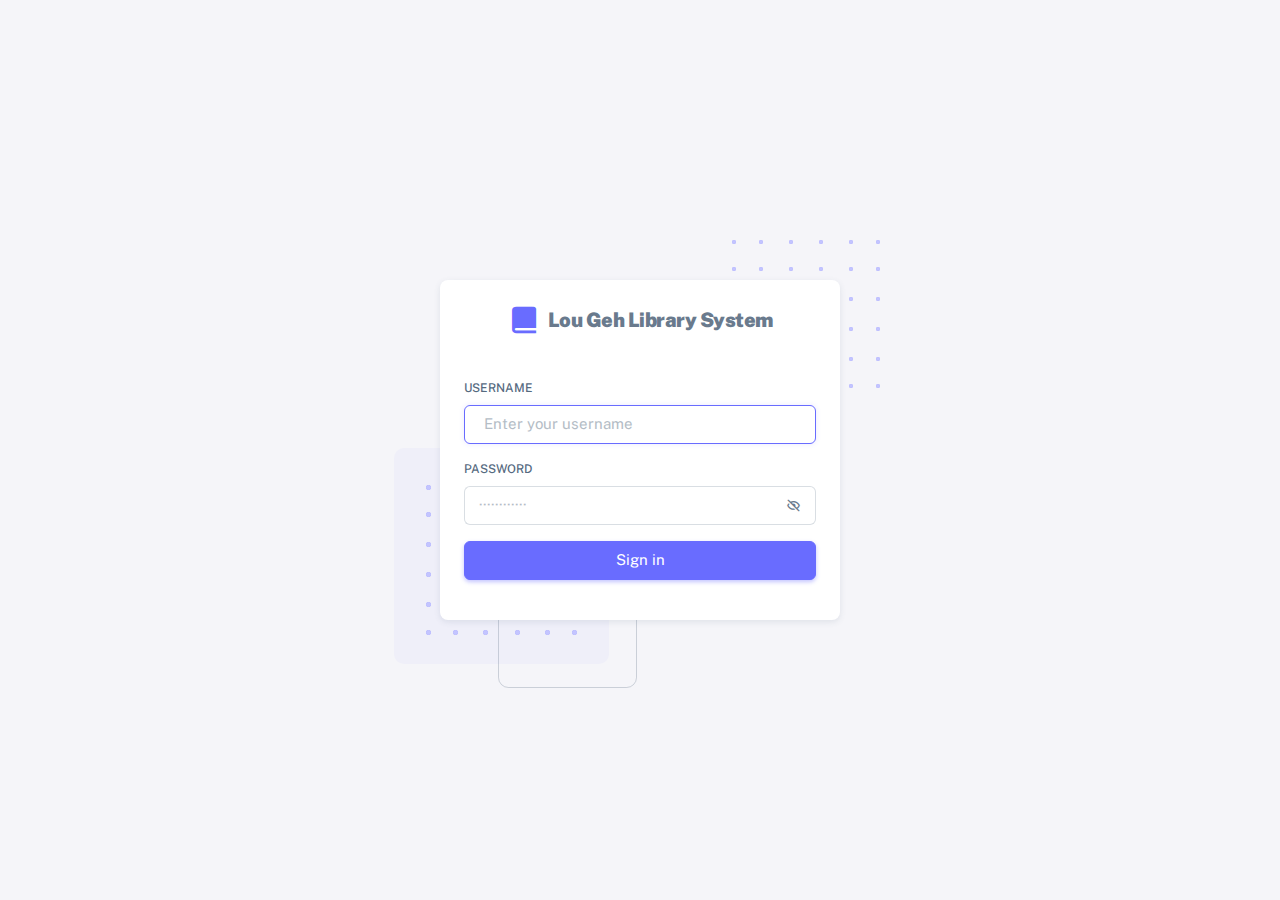
<file: index.html>
<!DOCTYPE html>

<html lang="en" class="light-style customizer-hide" dir="ltr" data-theme="theme-default" data-assets-path="assets/"
  data-template="vertical-menu-template-free">

<head>
  <meta charset="utf-8" />
  <meta name="viewport"
    content="width=device-width, initial-scale=1.0, user-scalable=no, minimum-scale=1.0, maximum-scale=1.0" />

  <title>Lou Geh Library System</title>

  <meta name="description" content="" />

  <!-- Favicon -->
  <link rel="icon" type="image/x-icon" href="assets/img/favicon/favicon.ico" />

  <!-- Fonts -->
  <link rel="preconnect" href="https://fonts.googleapis.com" />
  <link rel="preconnect" href="https://fonts.gstatic.com" crossorigin />
  <link
    href="https://fonts.googleapis.com/css2?family=Public+Sans:ital,wght@0,300;0,400;0,500;0,600;0,700;1,300;1,400;1,500;1,600;1,700&display=swap"
    rel="stylesheet" />

  <link rel="stylesheet" href="assets/vendor/fonts/boxicons.css" />

  <!-- Core CSS -->
  <link rel="stylesheet" href="assets/vendor/css/core.css" class="template-customizer-core-css" />
  <link rel="stylesheet" href="assets/vendor/css/theme-default.css" class="template-customizer-theme-css" />
  <link rel="stylesheet" href="assets/css/custom.css" />

  <link rel="stylesheet" href="assets/css/login.css" />

  <!-- Helpers -->
  <script src="assets/vendor/js/helpers.js"></script>
</head>

<body>
  <!-- Content -->

  <div class="container-xxl">
    <div class="authentication-wrapper authentication-basic container-p-y">
      <div class="authentication-inner">
        <!-- Register -->
        <div class="card">
          <div class="card-body">
            <!-- Logo -->
            <div class="app-brand justify-content-center">
              <a href="index.html" class="app-brand-link gap-2">
                <span class="app-brand-logo demo">
                  <i class='bx bxs-book-alt fs-2'></i>
                </span>
                <span class="app-brand-text demo text-body fw-bolder">

                  Lou Geh Library System</span>
              </a>
            </div>
            <!-- /Logo -->

            <form id="formAuthentication" class="mb-3" action="index.html" method="POST">
              <div class="mb-3">
                <label for="email" class="form-label">Username</label>
                <input type="text" class="form-control" id="email" name="email-username"
                  placeholder="Enter your username" autofocus />
              </div>
              <div class="mb-3 form-password-toggle">
                <div class="d-flex justify-content-between">
                  <label class="form-label" for="password">Password</label>
                </div>
                <div class="input-group input-group-merge">
                  <input type="password" id="password" class="form-control" name="password"
                    placeholder="&#xb7;&#xb7;&#xb7;&#xb7;&#xb7;&#xb7;&#xb7;&#xb7;&#xb7;&#xb7;&#xb7;&#xb7;"
                    aria-describedby="password" />
                  <span class="input-group-text cursor-pointer"><i class="bx bx-hide"></i></span>
                </div>
              </div>
              <div class="mb-3">
                <a href="reader/index.html" class="btn btn-primary d-grid w-100">Sign in</a>
              </div>
            </form>

            </p>
          </div>
        </div>
      </div>
    </div>
  </div>

  <!-- / Content -->

  <script src="assets/vendor/libs/jquery/jquery.js"></script>
  <script src="assets/vendor/libs/popper/popper.js"></script>
  <script src="assets/vendor/js/bootstrap.js"></script>
  <script src="assets/vendor/libs/perfect-scrollbar/perfect-scrollbar.js"></script>
  <script src="assets/vendor/js/menu.js"></script>

  <!-- Main JS -->
  <script src="assets/js/main.js"></script>

</body>

</html>
</file>
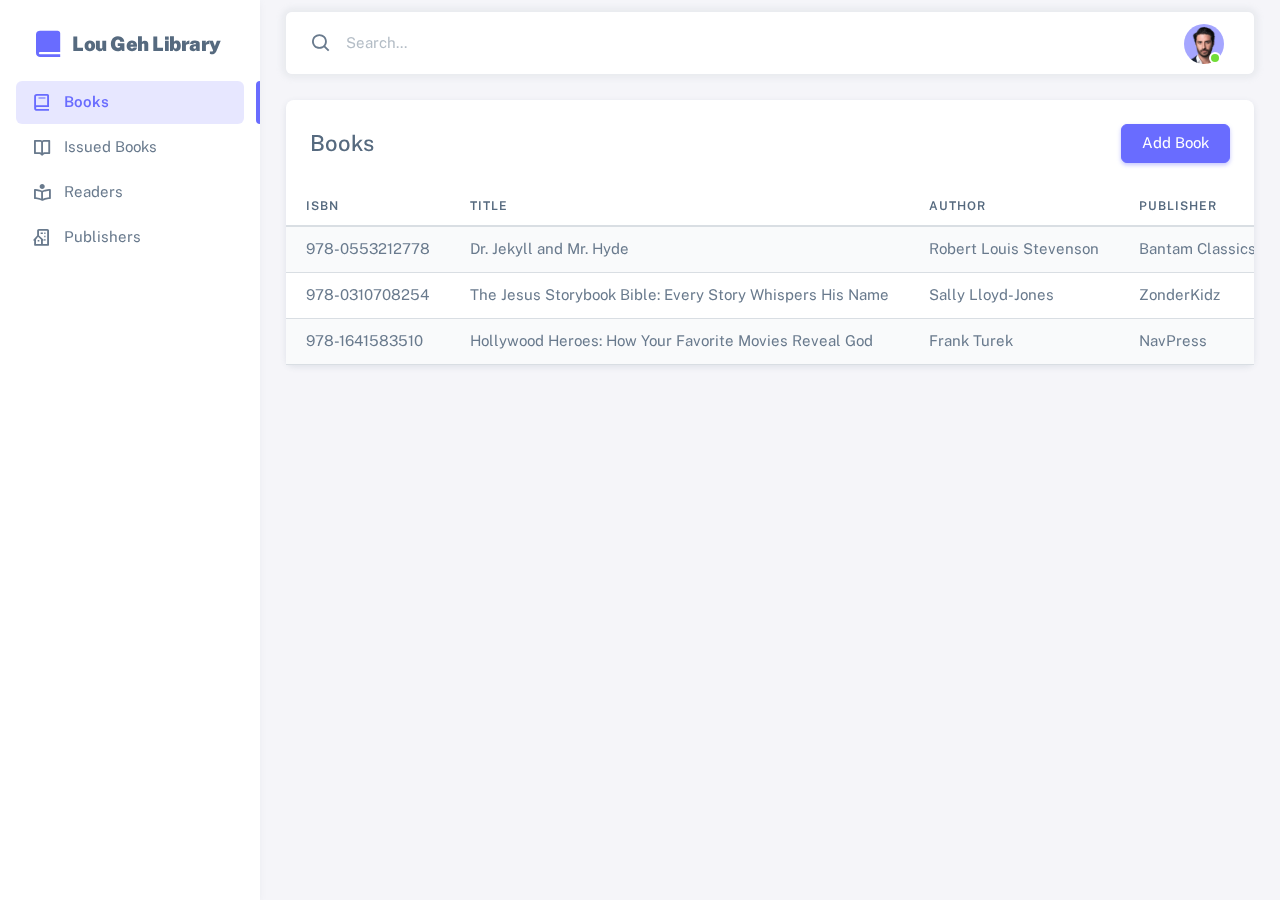
<file: librarian/index.html>
<!DOCTYPE html>

<html lang="en" class="light-style layout-menu-fixed" dir="ltr" data-theme="theme-default" data-assets-path="../assets/"
  data-template="vertical-menu-template-free">

<head>
  <meta charset="utf-8" />
  <meta name="viewport"
    content="width=device-width, initial-scale=1.0, user-scalable=no, minimum-scale=1.0, maximum-scale=1.0" />

  <title>Lou Geh Library System</title>

  <meta name="description" content="" />

  <!-- Favicon -->
  <link rel="icon" type="image/x-icon" href="../assets/img/favicon/favicon.ico" />

  <!-- Fonts -->
  <link rel="preconnect" href="https://fonts.googleapis.com" />
  <link rel="preconnect" href="https://fonts.gstatic.com" crossorigin />
  <link
    href="https://fonts.googleapis.com/css2?family=Public+Sans:ital,wght@0,300;0,400;0,500;0,600;0,700;1,300;1,400;1,500;1,600;1,700&display=swap"
    rel="stylesheet" />

  <link rel="stylesheet" href="../assets/vendor/fonts/boxicons.css" />

  <!-- Core CSS -->
  <link rel="stylesheet" href="../assets/vendor/css/core.css" class="template-customizer-core-css" />
  <link rel="stylesheet" href="../assets/vendor/css/theme-default.css" class="template-customizer-theme-css" />
  <link rel="stylesheet" href="../assets/css/custom.css" />

  <!-- Vendors CSS -->
  <link rel="stylesheet" href="../assets/vendor/libs/perfect-scrollbar/perfect-scrollbar.css" />

  <!-- Helpers -->
  <script src="../assets/vendor/js/helpers.js"></script>

</head>

<body>
  <!-- Layout wrapper -->
  <div class="layout-wrapper layout-content-navbar">
    <div class="layout-container">
      <!-- Menu -->

      <aside id="layout-menu" class="layout-menu menu-vertical menu bg-menu-theme">
        <div class="app-brand demo">
          <a href="index.html" class="app-brand-link">
            <span class="app-brand-logo demo">
              <i class='bx bxs-book-alt fs-2'></i>
            </span>
            <span class="app-brand-text demo menu-text fw-bolder ms-2">Lou Geh Library</span>
          </a>

          <a href="javascript:void(0);" class="layout-menu-toggle menu-link text-large ms-auto d-block d-xl-none">
            <i class="bx bx-chevron-left bx-sm align-middle"></i>
          </a>
        </div>

        <div class="menu-inner-shadow"></div>

        <ul class="menu-inner py-1">
          <li class="menu-item active">
            <a href="index.html" class="menu-link">
              <i class="menu-icon tf-icons bx bx-book"></i>
              <div>Books</div>
            </a>
          </li>
          <li class="menu-item">
            <a href="issued-books.html" class="menu-link">
              <i class="menu-icon tf-icons bx bx-book-open"></i>
              <div>Issued Books</div>
            </a>
          </li>
          <li class="menu-item">
            <a href="readers.html" class="menu-link">
              <i class="menu-icon tf-icons bx bx-book-reader"></i>
              <div>Readers</div>
            </a>
          </li>
          <li class="menu-item">
            <a href="publishers.html" class="menu-link">
              <i class="menu-icon tf-icons bx bx-building-house"></i>
              <div>Publishers</div>
            </a>
          </li>
        </ul>
      </aside>
      <!-- / Menu -->

      <!-- Layout container -->
      <div class="layout-page">
        <!-- Navbar -->

        <nav
          class="layout-navbar container-xxl navbar navbar-expand-xl navbar-detached align-items-center bg-navbar-theme"
          id="layout-navbar">
          <div class="layout-menu-toggle navbar-nav align-items-xl-center me-3 me-xl-0 d-xl-none">
            <a class="nav-item nav-link px-0 me-xl-4" href="javascript:void(0)">
              <i class="bx bx-menu bx-sm"></i>
            </a>
          </div>

          <div class="navbar-nav-right d-flex align-items-center" id="navbar-collapse">
            <!-- Search -->
            <div class="navbar-nav align-items-center">
              <div class="nav-item d-flex align-items-center">
                <i class="bx bx-search fs-4 lh-0"></i>
                <input type="text" class="form-control border-0 shadow-none" placeholder="Search..."
                  aria-label="Search..." />
              </div>
            </div>
            <!-- /Search -->

            <ul class="navbar-nav flex-row align-items-center ms-auto">

              <!-- Reader -->
              <li class="nav-item navbar-dropdown dropdown-user dropdown">
                <a class="nav-link dropdown-toggle hide-arrow" href="javascript:void(0);" data-bs-toggle="dropdown">
                  <div class="avatar avatar-online">
                    <img src="../assets/img/avatars/1.png" alt class="w-px-40 h-auto rounded-circle" />
                  </div>
                </a>
                <ul class="dropdown-menu dropdown-menu-end">
                  <li>
                    <a class="dropdown-item" href="#">
                      <div class="d-flex">
                        <div class="flex-shrink-0 me-3">
                          <div class="avatar avatar-online">
                            <img src="../assets/img/avatars/1.png" alt class="w-px-40 h-auto rounded-circle" />
                          </div>
                        </div>
                        <div class="flex-grow-1">
                          <span class="fw-semibold d-block">John Doe</span>
                          <small class="text-muted">Librarian</small>
                        </div>
                      </div>
                    </a>
                  </li>
                  <li>
                    <div class="dropdown-divider"></div>
                  </li>
              </li>
              <li>
                <a class="dropdown-item" href="../">
                  <i class="bx bx-power-off me-2"></i>
                  <span class="align-middle">Log Out</span>
                </a>
              </li>
            </ul>
            </li>
            <!--/ Reader -->
            </ul>
          </div>
        </nav>

        <!-- / Navbar -->

        <!-- Content wrapper -->
        <div class="content-wrapper">
          <!-- Content -->

          <div class="container-xxl flex-grow-1 container-p-y">

            <!-- Responsive Table -->
            <div class="card">
              <div class="card-header d-flex align-items-center">
                <h4 class="mb-0">
                  Books
                </h4>
                <button class="btn btn-primary ms-auto" type="button" class="btn btn-primary" data-bs-toggle="modal"
                  data-bs-target="#add-book-modal">Add Book</button>
              </div>
              <div class="table-responsive text-nowrap">
                <table class="table table-striped table-hover">
                  <thead>
                    <tr class="text-nowrap">
                      <th>ISBN</th>
                      <th>Title</th>
                      <th>Author</th>
                      <th>Publisher</th>
                      <th>Publication Year</th>
                      <th>No. of Copies</th>
                      <th>Categories</th>
                      <th>No. of Pages</th>
                      <th>Shelf</th>
                      <th>Actions</th>
                    </tr>
                  </thead>
                  <tbody>
                    <tr>
                      <td>978-0553212778</td>
                      <td>Dr. Jekyll and Mr. Hyde</td>
                      <td>Robert Louis Stevenson </td>
                      <td>Bantam Classics</td>
                      <td>1866</td>
                      <td>13</td>
                      <td>
                        <span class="badge bg-label-dark me-1">Fiction</span>
                        <span class="badge bg-label-dark me-1">Classic Literature</span>
                      </td>
                      <td>112</td>
                      <td>13</td>
                      <td>
                        <div class="dropdown">
                          <button type="button" class="btn p-0 dropdown-toggle hide-arrow" data-bs-toggle="dropdown">
                            <i class="bx bx-dots-vertical-rounded"></i>
                          </button>
                          <div class="dropdown-menu">
                            <a class="dropdown-item" href="javascript:void(0);"><i class="bx bx-edit-alt me-1"></i>
                              Update</a>
                            <a class="dropdown-item" href="javascript:void(0);"><i class="bx bx-trash me-1"></i>
                              Remove</a>
                          </div>
                        </div>
                      </td>
                    </tr>

                    <tr>
                      <td>978-0310708254</td>
                      <td>The Jesus Storybook Bible: Every Story Whispers His Name</td>
                      <td>Sally Lloyd-Jones</td>
                      <td>ZonderKidz</td>
                      <td>2007</td>
                      <td>7</td>
                      <td>
                        <span class="badge bg-label-dark me-1">Christian</span>
                      </td>
                      <td>352</td>
                      <td>3</td>
                      <td>
                        <div class="dropdown">
                          <button type="button" class="btn p-0 dropdown-toggle hide-arrow" data-bs-toggle="dropdown">
                            <i class="bx bx-dots-vertical-rounded"></i>
                          </button>
                          <div class="dropdown-menu">
                            <a class="dropdown-item" href="javascript:void(0);"><i class="bx bx-edit-alt me-1"></i>
                              Update</a>
                            <a class="dropdown-item" href="javascript:void(0);"><i class="bx bx-trash me-1"></i>
                              Remove</a>
                          </div>
                        </div>
                      </td>
                    </tr>

                    <tr>
                      <td>978-1641583510</td>
                      <td>Hollywood Heroes: How Your Favorite Movies Reveal God</td>
                      <td>Frank Turek</td>
                      <td>NavPress</td>
                      <td>2022</td>
                      <td>4</td>
                      <td>
                        <span class="badge bg-label-dark me-1">COMIC & GRAPHIC NOVEL LITERARY CRITICISM</span>
                        <span class="badge bg-label-dark me-1">Christian</span>
                      </td>
                      <td>256</td>
                      <td>3</td>
                      <td>
                        <div class="dropdown">
                          <button type="button" class="btn p-0 dropdown-toggle hide-arrow" data-bs-toggle="dropdown">
                            <i class="bx bx-dots-vertical-rounded"></i>
                          </button>
                          <div class="dropdown-menu">
                            <a class="dropdown-item" href="javascript:void(0);"><i class="bx bx-edit-alt me-1"></i>
                              Update</a>
                            <a class="dropdown-item" href="javascript:void(0);"><i class="bx bx-trash me-1"></i>
                              Remove</a>
                          </div>
                        </div>
                      </td>
                    </tr>

                  </tbody>
                </table>
              </div>
            </div>
          </div>
          <!-- / Content -->


          <div class="content-backdrop fade"></div>
        </div>
        <!-- Content wrapper -->
      </div>
      <!-- / Layout page -->

      <!-- Modal -->
      <div class="modal fade" id="add-book-modal" tabindex="-1" aria-hidden="true">
        <div class="modal-dialog modal-dialog-centered modal-lg" role="document">
          <div class="modal-content">
            <div class="modal-header">
              <h5 class="modal-title" id="exampleModalLabel3">Add Book</h5>
              <button type="button" class="btn-close" data-bs-dismiss="modal" aria-label="Close"></button>
            </div>
            <div class="modal-body">
              <div class="row g-2 mb-2">
                <div class="col-md mb-0">
                  <label for="title" class="form-label">Title</label>
                  <input type="text" id="title" class="form-control" />
                </div>
                <div class="col-md mb-0">
                  <label for="isbn" class="form-label">ISBN</label>
                  <input type="text" id="isbn" class="form-control" />
                </div>
              </div>
              <div class="row g-2 mb-2">
                <div class="col-md mb-0">
                  <label for="author" class="form-label">Author</label>
                  <input type="text" id="author" class="form-control" />
                </div>
                <div class="col-md mb-0">
                  <label for="publisher" class="form-label">Publisher</label>
                  <input class="form-control" list="datalistOptions" id="publisher" />
                  <datalist id="datalistOptions">
                    <option value="Bantam Classics"></option>
                    <option value="Ecco"></option>
                    <option value="John Wiley & Sons, Inc."></option>
                    <option value="NavPress"></option>
                    <option value="O'Reilly Media Inc"></option>
                    <option value="Warner Bros Global Publishing"></option>
                    <option value="ZonderKidz"></option>
                  </datalist>
                </div>
              </div>
              <div class="row g-2 mb-2">
                <div class="col-md mb-0">
                  <label for="publication-year" class="form-label">Publication Year</label>
                  <input type="number" id="publication-year" class="form-control" />
                </div>
                <div class="col-md mb-0">
                  <label for="copies" class="form-label">No. of Copies</label>
                  <input type="number" id="copies" class="form-control" />
                </div>
                <div class="col-md mb-0">
                  <label for="shelf" class="form-label">Shelf</label>
                  <input type="number" id="shelf" class="form-control" />
                </div>
                <div class="col-md mb-0">
                  <label for="pages" class="form-label">No. of Pages</label>
                  <input type="number" id="pages" class="form-control" />
                </div>
              </div>
              <div class="mb-2">
                <label for="categories" class="form-label">Categories</label>
                <br>
                <!-- <input type="text" id="categories" class="form-control" /> -->
                <div class="row">
                  <div class="btn-group" role="group" aria-label="checkbox">
                    <input type="checkbox" class="btn-check" id="btncheck1" autocomplete="off" />
                    <label class="btn btn-outline-secondary" for="btncheck1">Christian</label>
                    <input type="checkbox" class="btn-check" id="btncheck2" autocomplete="off" />
                    <label class="btn btn-outline-secondary" for="btncheck2">Classic Literature</label>
                    <input type="checkbox" class="btn-check" id="btncheck3" autocomplete="off" />
                    <label class="btn btn-outline-secondary" for="btncheck3">Comic & Graphic Novel Literary
                      Criticism</label>
                    <input type="checkbox" class="btn-check" id="btncheck4" autocomplete="off" />
                    <label class="btn btn-outline-secondary" for="btncheck4">Fiction</label>
                  </div>
                </div>
                <div class="row mt-1">
                  <div class="btn-group" role="group" aria-label="checkbox">
                    <input type="checkbox" class="btn-check" id="btncheck5" autocomplete="off" />
                    <label class="btn btn-outline-secondary" for="btncheck5">History</label>
                    <input type="checkbox" class="btn-check" id="btncheck6" autocomplete="off" />
                    <label class="btn btn-outline-secondary" for="btncheck6">Humor</label>
                    <input type="checkbox" class="btn-check" id="btncheck7" autocomplete="off" />
                    <label class="btn btn-outline-secondary" for="btncheck7">Mystery</label>
                    <input type="checkbox" class="btn-check" id="btncheck8" autocomplete="off" />
                    <label class="btn btn-outline-secondary" for="btncheck8">Non-fiction</label>
                  </div>
                </div>
              </div>
            </div>
            <div class="modal-footer">
              <button type="button" class="btn btn-outline-secondary" data-bs-dismiss="modal">
                Close
              </button>
              <button type="button" class="btn btn-primary">Add</button>
            </div>
          </div>
        </div>
      </div>
      <!-- / Modal -->
    </div>

    <!-- Overlay -->
    <div class="layout-overlay layout-menu-toggle"></div>
  </div>
  <!-- / Layout wrapper -->

  <script src="../assets/vendor/libs/jquery/jquery.js"></script>
  <script src="../assets/vendor/libs/popper/popper.js"></script>
  <script src="../assets/vendor/js/bootstrap.js"></script>
  <script src="../assets/vendor/libs/perfect-scrollbar/perfect-scrollbar.js"></script>
  <script src="../assets/vendor/js/menu.js"></script>

  <!-- Main JS -->
  <script src="../assets/js/main.js"></script>

</body>

</html>
</file>
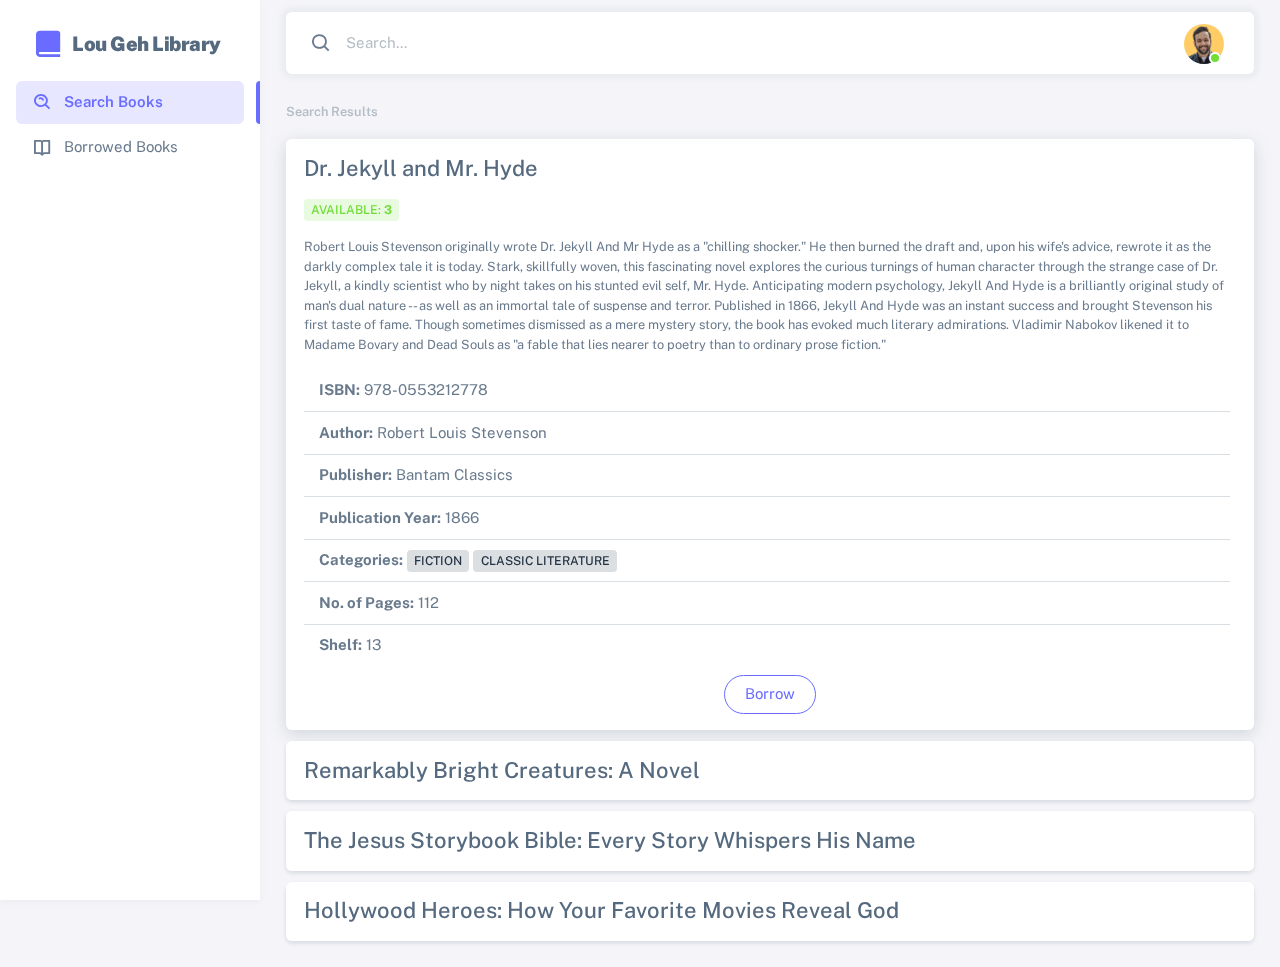
<file: reader/index.html>
<!DOCTYPE html>

<html lang="en" class="light-style layout-menu-fixed" dir="ltr" data-theme="theme-default" data-assets-path="../assets/"
  data-template="vertical-menu-template-free">

<head>
  <meta charset="utf-8" />
  <meta name="viewport"
    content="width=device-width, initial-scale=1.0, user-scalable=no, minimum-scale=1.0, maximum-scale=1.0" />

  <title>Lou Geh Library System</title>

  <meta name="description" content="" />

  <!-- Favicon -->
  <link rel="icon" type="image/x-icon" href="../assets/img/favicon/favicon.ico" />

  <!-- Fonts -->
  <link rel="preconnect" href="https://fonts.googleapis.com" />
  <link rel="preconnect" href="https://fonts.gstatic.com" crossorigin />
  <link
    href="https://fonts.googleapis.com/css2?family=Public+Sans:ital,wght@0,300;0,400;0,500;0,600;0,700;1,300;1,400;1,500;1,600;1,700&display=swap"
    rel="stylesheet" />

  <link rel="stylesheet" href="../assets/vendor/fonts/boxicons.css" />

  <!-- Core CSS -->
  <link rel="stylesheet" href="../assets/vendor/css/core.css" class="template-customizer-core-css" />
  <link rel="stylesheet" href="../assets/vendor/css/theme-default.css" class="template-customizer-theme-css" />
  <link rel="stylesheet" href="../assets/css/custom.css" />

  <!-- Vendors CSS -->
  <link rel="stylesheet" href="../assets/vendor/libs/perfect-scrollbar/perfect-scrollbar.css" />

  <!-- Helpers -->
  <script src="../assets/vendor/js/helpers.js"></script>

</head>

<body>
  <!-- Layout wrapper -->
  <div class="layout-wrapper layout-content-navbar">
    <div class="layout-container">
      <!-- Menu -->

      <aside id="layout-menu" class="layout-menu menu-vertical menu bg-menu-theme">
        <div class="app-brand demo">
          <a href="index.html" class="app-brand-link">
            <span class="app-brand-logo demo">
              <i class='bx bxs-book-alt fs-2'></i>
            </span>
            <span class="app-brand-text demo menu-text fw-bolder ms-2">Lou Geh Library</span>
          </a>

          <a href="javascript:void(0);" class="layout-menu-toggle menu-link text-large ms-auto d-block d-xl-none">
            <i class="bx bx-chevron-left bx-sm align-middle"></i>
          </a>
        </div>

        <div class="menu-inner-shadow"></div>

        <ul class="menu-inner py-1">
          <!-- Dashboard -->
          <li class="menu-item active">
            <a href="index.html" class="menu-link">
              <i class="menu-icon tf-icons bx bx-search-alt"></i>
              <div>Search Books</div>
            </a>
          </li>
          <li class="menu-item">
            <a href="borrowed-books.html" class="menu-link">
              <i class="menu-icon tf-icons bx bx-book-open"></i>
              <div>Borrowed Books</div>
            </a>
        </ul>
      </aside>
      <!-- / Menu -->

      <!-- Layout container -->
      <div class="layout-page">
        <!-- Navbar -->

        <nav
          class="layout-navbar container-xxl navbar navbar-expand-xl navbar-detached align-items-center bg-navbar-theme"
          id="layout-navbar">
          <div class="layout-menu-toggle navbar-nav align-items-xl-center me-3 me-xl-0 d-xl-none">
            <a class="nav-item nav-link px-0 me-xl-4" href="javascript:void(0)">
              <i class="bx bx-menu bx-sm"></i>
            </a>
          </div>

          <div class="navbar-nav-right d-flex align-items-center" id="navbar-collapse">
            <!-- Search -->
            <div class="navbar-nav align-items-center">
              <div class="nav-item d-flex align-items-center">
                <i class="bx bx-search fs-4 lh-0"></i>
                <input type="text" class="form-control border-0 shadow-none" placeholder="Search..."
                  aria-label="Search..." />
              </div>
            </div>
            <!-- /Search -->

            <ul class="navbar-nav flex-row align-items-center ms-auto">

              <!-- Reader -->
              <li class="nav-item navbar-dropdown dropdown-user dropdown">
                <a class="nav-link dropdown-toggle hide-arrow" href="javascript:void(0);" data-bs-toggle="dropdown">
                  <div class="avatar avatar-online">
                    <img src="../assets/img/avatars/7.png" alt class="w-px-40 h-auto rounded-circle" />
                  </div>
                </a>
                <ul class="dropdown-menu dropdown-menu-end">
                  <li>
                    <a class="dropdown-item" href="#">
                      <div class="d-flex">
                        <div class="flex-shrink-0 me-3">
                          <div class="avatar avatar-online">
                            <img src="../assets/img/avatars/7.png" alt class="w-px-40 h-auto rounded-circle" />
                          </div>
                        </div>
                        <div class="flex-grow-1">
                          <span class="fw-semibold d-block">Robert Downey Jr.</span>
                          <small class="text-muted">Reader</small>
                        </div>
                      </div>
                    </a>
                  </li>
                  <li>
                    <div class="dropdown-divider"></div>
                  </li>
              </li>
              <li>
                <a class="dropdown-item" href="../">
                  <i class="bx bx-power-off me-2"></i>
                  <span class="align-middle">Log Out</span>
                </a>
              </li>
            </ul>
            </li>
            <!--/ Reader -->
            </ul>
          </div>
        </nav>

        <!-- / Navbar -->

        <!-- Content wrapper -->
        <div class="content-wrapper">
          <!-- Content -->

          <div class="container-xxl flex-grow-1 container-p-y">

            <!-- Responsive Table -->
            <!-- <div class="card">
              <div class="card-header d-flex">
                <button class="btn btn-primary ms-auto">Add Book</button>
              </div>
              <div class="table-responsive text-nowrap">
                <table class="table table-striped table-hover">
                  <thead>
                    <tr class="text-nowrap">
                      <th>Title</th>
                      <th>ISBN</th>
                      <th>Author</th>
                      <th>Publisher</th>
                      <th>No. of Copies</th>
                      <th>Categories</th>
                      <th>Publication Year</th>
                      <th>No. of Pages</th>
                      <th>Shelf</th>
                      <th>Actions</th>
                    </tr>
                  </thead>
                  <tbody>
                    <tr>
                      <td>Dr. Jekyll and Mr. Hyde</td>
                      <td>978-0553212778</td>
                      <td>Robert Louis Stevenson </td>
                      <td>Bantam Classics</td>
                      <td>7</td>
                      <td>
                        <span class="badge bg-label-dark me-1">Fiction</span>
                        <span class="badge bg-label-dark me-1">Classic Literature</span>
                      </td>
                      <td>1866</td>
                      <td>112 pages</td>
                      <td>13</td>
                      <td>
                        <div class="dropdown">
                          <button type="button" class="btn p-0 dropdown-toggle hide-arrow" data-bs-toggle="dropdown">
                            <i class="bx bx-dots-vertical-rounded"></i>
                          </button>
                          <div class="dropdown-menu">
                            <a class="dropdown-item" href="javascript:void(0);"><i class="bx bx-edit-alt me-1"></i>
                              Update</a>
                            <a class="dropdown-item" href="javascript:void(0);"><i class="bx bx-trash me-1"></i>
                              Remove</a>
                          </div>
                        </div>
                      </td>
                    </tr>
                    <tr>
                      <td>Dr. Jekyll and Mr. Hyde</td>
                      <td>978-0553212778</td>
                      <td>Robert Louis Stevenson </td>
                      <td>Bantam Classics</td>
                      <td>7</td>
                      <td>
                        <span class="badge bg-label-dark me-1">Fiction</span>
                        <span class="badge bg-label-dark me-1">Classic Literature</span>
                      </td>
                      <td>1866</td>
                      <td>112 pages</td>
                      <td>13</td>
                      <td>
                        <div class="dropdown">
                          <button type="button" class="btn p-0 dropdown-toggle hide-arrow" data-bs-toggle="dropdown">
                            <i class="bx bx-dots-vertical-rounded"></i>
                          </button>
                          <div class="dropdown-menu">
                            <a class="dropdown-item" href="javascript:void(0);"><i class="bx bx-edit-alt me-1"></i>
                              Update</a>
                            <a class="dropdown-item" href="javascript:void(0);"><i class="bx bx-trash me-1"></i>
                              Remove</a>
                          </div>
                        </div>
                      </td>
                    </tr>
                    <tr>
                      <td>Dr. Jekyll and Mr. Hyde</td>
                      <td>978-0553212778</td>
                      <td>Robert Louis Stevenson </td>
                      <td>Bantam Classics</td>
                      <td>7</td>
                      <td>
                        <span class="badge bg-label-dark me-1">Fiction</span>
                        <span class="badge bg-label-dark me-1">Classic Literature</span>
                      </td>
                      <td>1866</td>
                      <td>112 pages</td>
                      <td>13</td>
                      <td>
                        <div class="dropdown">
                          <button type="button" class="btn p-0 dropdown-toggle hide-arrow" data-bs-toggle="dropdown">
                            <i class="bx bx-dots-vertical-rounded"></i>
                          </button>
                          <div class="dropdown-menu">
                            <a class="dropdown-item" href="javascript:void(0);"><i class="bx bx-edit-alt me-1"></i>
                              Update</a>
                            <a class="dropdown-item" href="javascript:void(0);"><i class="bx bx-trash me-1"></i>
                              Remove</a>
                          </div>
                        </div>
                      </td>
                    </tr>
                    
                  </tbody>
                </table>
              </div>
            </div> -->

            <div class="col-md">
              <small class="text-light fw-semibold">Search Results</small>
              <div id="accordionIcon" class="accordion mt-3 accordion-without-arrow">

                <div class="accordion-item card active">

                  <h2 class="accordion-header text-body d-flex justify-content-between" id="accordionIconOne">
                    <button type="button" class="accordion-button fs-4" data-bs-toggle="collapse"
                      data-bs-target="#accordionIcon-1" aria-expanded="true" aria-controls="accordionIcon-1">
                      Dr. Jekyll and Mr. Hyde
                    </button>

                  </h2>

                  <div id="accordionIcon-1" class="accordion-collapse collapse show" data-bs-parent="#accordionIcon">
                    <div class="accordion-body pb-3">
                      <div class="badge bg-label-success">Available: <b>3</b></div>
                      <small class="d-block mt-3">
                        Robert Louis Stevenson originally wrote Dr. Jekyll And Mr Hyde as a "chilling shocker." He then
                        burned the draft and, upon his wife's advice, rewrote it as the darkly complex tale it is today.
                        Stark, skillfully woven, this fascinating novel explores the curious turnings of human character
                        through the strange case of Dr. Jekyll, a kindly scientist who by night takes on his stunted
                        evil self, Mr. Hyde. Anticipating modern psychology, Jekyll And Hyde is a brilliantly original
                        study of man's dual nature -- as well as an immortal tale of suspense and terror. Published in
                        1866, Jekyll And Hyde was an instant success and brought Stevenson his first taste of fame.
                        Though sometimes dismissed as a mere mystery story, the book has evoked much literary
                        admirations. Vladimir Nabokov likened it to Madame Bovary and Dead Souls as "a fable that lies
                        nearer to poetry than to ordinary prose fiction."
                      </small>
                      <div class="pb-5 position-relative">
                        <div class="demo-inline-spacing">
                          <div class="list-group list-group-flush">
                            <div class="list-group-item list-group-item-action">
                              <span class="fw-bold">ISBN:</span> 978-0553212778
                            </div>
                            <div class="list-group-item list-group-item-action">
                              <span class="fw-bold">Author:</span> Robert Louis Stevenson
                            </div>
                            <div class="list-group-item list-group-item-action">
                              <span class="fw-bold">Publisher:</span> Bantam Classics
                            </div>
                            <div class="list-group-item list-group-item-action">
                              <span class="fw-bold">Publication Year:</span> 1866
                            </div>
                            <div class="list-group-item list-group-item-action">
                              <span class="fw-bold">Categories:</span>
                              <span class="badge bg-label-dark">Fiction</span>
                              <span class="badge bg-label-dark">Classic Literature</span>

                            </div>
                            <div class="list-group-item list-group-item-action">
                              <span class="fw-bold">No. of Pages:</span> 112
                            </div>
                            <div class="list-group-item list-group-item-action">
                              <span class="fw-bold">Shelf:</span> 13
                            </div>
                          </div>
                        </div>

                        <a href="borrowed-books.html"
                          class="btn rounded-pill btn-outline-primary position-absolute bottom-0 start-50 translate-middle-x">
                          Borrow
                        </a>
                      </div>

                    </div>
                  </div>
                </div>


                <div class="accordion-item card">
                  <h2 class="accordion-header text-body d-flex justify-content-between" id="accordionIconTwo">
                    <button type="button" class="accordion-button collapsed fs-4" data-bs-toggle="collapse"
                      data-bs-target="#accordionIcon-2" aria-controls="accordionIcon-2">
                      Remarkably Bright Creatures: A Novel
                    </button>
                  </h2>
                  <div id="accordionIcon-2" class="accordion-collapse collapse" data-bs-parent="#accordionIcon">
                    <div class="accordion-body">
                      <div class="badge bg-label-secondary">Not Available</div>
                      <small class="d-block mt-3">
                        What does a misanthropic octopus have in common with Tova, a widowed aquarium employee? Not
                        much, until a friendship develops following a daring tank rescue, and Marcellus McSquiddles
                        happily uses all eight of his tentacles, his three hearts, plus his sharp brain, to solve the
                        soul-scarring mystery of Tova’s son Erik’s disappearance thirty years ago. Utterly original,
                        funny, wise, and heartwarming (be warned: there’ll be tears as well as giggles), Remarkably
                        Bright Creatures will have readers falling hard for an acerbic invertebrate whose intervention
                        in his new friend’s life sets her up for healing lessons in love, loss, and family.
                      </small>

                      <div class="demo-inline-spacing">
                        <div class="list-group list-group-flush">
                          <div class="list-group-item list-group-item-action">
                            <span class="fw-bold">ISBN:</span> 978-0063242401
                          </div>
                          <div class="list-group-item list-group-item-action">
                            <span class="fw-bold">Author:</span> Shelby Van Pelt
                          </div>
                          <div class="list-group-item list-group-item-action">
                            <span class="fw-bold">Publisher:</span> Ecco
                          </div>
                          <div class="list-group-item list-group-item-action">
                            <span class="fw-bold">Publication Year:</span> 2022
                          </div>
                          <div class="list-group-item list-group-item-action">
                            <span class="fw-bold">Categories:</span>
                            <span class="badge bg-label-dark">Humorous Fiction</span>

                          </div>
                          <div class="list-group-item list-group-item-action">
                            <span class="fw-bold">No. of Pages:</span> 528
                          </div>
                          <div class="list-group-item list-group-item-action">
                            <span class="fw-bold">Shelf:</span> 7
                          </div>
                        </div>
                      </div>


                    </div>
                  </div>
                </div>


                <div class="accordion-item card">
                  <h2 class="accordion-header text-body d-flex justify-content-between" id="accordionIconThree">
                    <button type="button" class="accordion-button collapsed fs-4" data-bs-toggle="collapse"
                      data-bs-target="#accordionIcon-3" aria-controls="accordionIcon-3">
                      The Jesus Storybook Bible: Every Story Whispers His Name
                    </button>
                  </h2>

                  <div id="accordionIcon-3" class="accordion-collapse collapse" data-bs-parent="#accordionIcon">
                    <div class="accordion-body pb-3">
                      <div class="badge bg-label-success">Available: <b>7</b></div>
                      <small class="d-block mt-3">
                        For over a decade, The Jesus Storybook Bible has been introducing children to God’s wonderful
                        story, and the Savior at the center of that story. Trusted and treasured for over a decade, with
                        over 3 million copies sold, The Jesus Storybook Bible is the quintessential book for parents,
                        grandparents, pastors, and anyone else who wants to share God’s Never Stopping, Never Giving Up,
                        Unbreaking, Always and Forever Love with children.
                      </small>
                      <div class="pb-5 position-relative">
                        <div class="demo-inline-spacing">
                          <div class="list-group list-group-flush">
                            <div class="list-group-item list-group-item-action">
                              <span class="fw-bold">ISBN:</span> 978-0310708254
                            </div>
                            <div class="list-group-item list-group-item-action">
                              <span class="fw-bold">Author:</span> Sally Lloyd-Jones
                            </div>
                            <div class="list-group-item list-group-item-action">
                              <span class="fw-bold">Publisher:</span> ZonderKidz
                            </div>
                            <div class="list-group-item list-group-item-action">
                              <span class="fw-bold">Publication Year:</span> 2007
                            </div>
                            <div class="list-group-item list-group-item-action">
                              <span class="fw-bold">Categories:</span>
                              <span class="badge bg-label-dark">Christian</span>

                            </div>
                            <div class="list-group-item list-group-item-action">
                              <span class="fw-bold">No. of Pages:</span> 352
                            </div>
                            <div class="list-group-item list-group-item-action">
                              <span class="fw-bold">Shelf:</span> 3
                            </div>
                          </div>
                        </div>

                        <a href="borrowed-books.html"
                          class="btn rounded-pill btn-outline-primary position-absolute bottom-0 start-50 translate-middle-x">
                          Borrow
                        </a>
                      </div>

                    </div>
                  </div>
                </div>

                <div class="accordion-item card">
                  <h2 class="accordion-header text-body d-flex justify-content-between" id="accordionIconFour">
                    <button type="button" class="accordion-button collapsed fs-4" data-bs-toggle="collapse"
                      data-bs-target="#accordionIcon-4" aria-controls="accordionIcon-4">
                      Hollywood Heroes: How Your Favorite Movies Reveal God
                    </button>
                  </h2>

                  <div id="accordionIcon-4" class="accordion-collapse collapse" data-bs-parent="#accordionIcon">
                    <div class="accordion-body pb-3">
                      <div class="badge bg-label-success">Available: <b>4</b></div>
                      <small class="d-block mt-3">
                        Captain America assembles the Avengers. Iron Man battles Thanos. Luke Skywalker duels Darth
                        Vader. Aragorn charges Mordor. Batman confronts the Joker. Superman destroys Doomsday. Wonder
                        Woman defeats Ares. We are captivated. Why?

                        We are entranced by stories that take us to a world where heroes fight evil and sacrifice
                        themselves for a greater good because we long for our world to be free from pain, suffering, and
                        struggle. That’s the real hope and promise of Jesus―when He returns to set things right.
                      </small>
                      <div class="pb-5 position-relative">
                        <div class="demo-inline-spacing">
                          <div class="list-group list-group-flush">
                            <div class="list-group-item list-group-item-action">
                              <span class="fw-bold">ISBN:</span> 978-1641583510
                            </div>
                            <div class="list-group-item list-group-item-action">
                              <span class="fw-bold">Author:</span> Frank Turek
                            </div>
                            <div class="list-group-item list-group-item-action">
                              <span class="fw-bold">Publisher:</span> NavPress
                            </div>
                            <div class="list-group-item list-group-item-action">
                              <span class="fw-bold">Publication Year:</span> 2022
                            </div>
                            <div class="list-group-item list-group-item-action">
                              <span class="fw-bold">Categories:</span>
                              <span class="badge bg-label-dark">Comic & Graphic Novel Literary Criticism</span>
                              <span class="badge bg-label-dark">Christian</span>

                            </div>
                            <div class="list-group-item list-group-item-action">
                              <span class="fw-bold">No. of Pages:</span> 256
                            </div>
                            <div class="list-group-item list-group-item-action">
                              <span class="fw-bold">Shelf:</span> 3
                            </div>
                          </div>
                        </div>

                        <a href="borrowed-books.html"
                          class="btn rounded-pill btn-outline-primary position-absolute bottom-0 start-50 translate-middle-x">
                          Borrow
                        </a>
                      </div>

                    </div>
                  </div>
                </div>

              </div>
            </div>
          </div>
          <!-- / Content -->


          <div class="content-backdrop fade"></div>
        </div>
        <!-- Content wrapper -->
      </div>
      <!-- / Layout page -->
    </div>

    <!-- Overlay -->
    <div class="layout-overlay layout-menu-toggle"></div>
  </div>
  <!-- / Layout wrapper -->

  <script src="../assets/vendor/libs/jquery/jquery.js"></script>
  <script src="../assets/vendor/libs/popper/popper.js"></script>
  <script src="../assets/vendor/js/bootstrap.js"></script>
  <script src="../assets/vendor/libs/perfect-scrollbar/perfect-scrollbar.js"></script>
  <script src="../assets/vendor/js/menu.js"></script>

  <!-- Main JS -->
  <script src="../assets/js/main.js"></script>

</body>

</html>
</file>
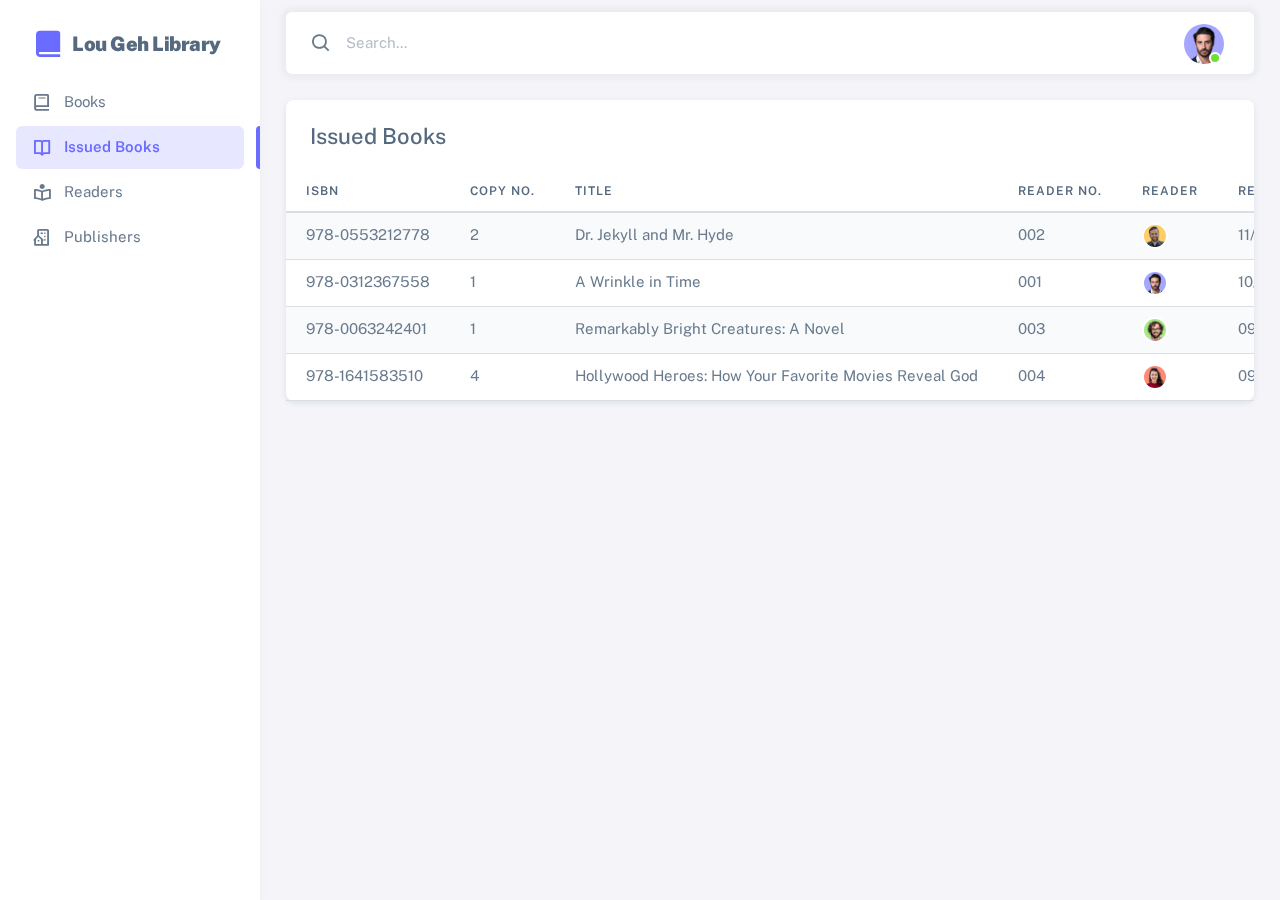
<file: librarian/issued-books.html>
<!DOCTYPE html>

<html lang="en" class="light-style layout-menu-fixed" dir="ltr" data-theme="theme-default" data-assets-path="../assets/"
    data-template="vertical-menu-template-free">

<head>
    <meta charset="utf-8" />
    <meta name="viewport"
        content="width=device-width, initial-scale=1.0, user-scalable=no, minimum-scale=1.0, maximum-scale=1.0" />

    <title>Lou Geh Library System</title>

    <meta name="description" content="" />

    <!-- Favicon -->
    <link rel="icon" type="image/x-icon" href="../assets/img/favicon/favicon.ico" />

    <!-- Fonts -->
    <link rel="preconnect" href="https://fonts.googleapis.com" />
    <link rel="preconnect" href="https://fonts.gstatic.com" crossorigin />
    <link
        href="https://fonts.googleapis.com/css2?family=Public+Sans:ital,wght@0,300;0,400;0,500;0,600;0,700;1,300;1,400;1,500;1,600;1,700&display=swap"
        rel="stylesheet" />

    <link rel="stylesheet" href="../assets/vendor/fonts/boxicons.css" />

    <!-- Core CSS -->
    <link rel="stylesheet" href="../assets/vendor/css/core.css" class="template-customizer-core-css" />
    <link rel="stylesheet" href="../assets/vendor/css/theme-default.css" class="template-customizer-theme-css" />
    <link rel="stylesheet" href="../assets/css/custom.css" />

    <!-- Vendors CSS -->
    <link rel="stylesheet" href="../assets/vendor/libs/perfect-scrollbar/perfect-scrollbar.css" />

    <!-- Helpers -->
    <script src="../assets/vendor/js/helpers.js"></script>
</head>

<body>
    <!-- Layout wrapper -->
    <div class="layout-wrapper layout-content-navbar">
        <div class="layout-container">
            <!-- Menu -->

            <aside id="layout-menu" class="layout-menu menu-vertical menu bg-menu-theme">
                <div class="app-brand demo">
                    <a href="index.html" class="app-brand-link">
                        <span class="app-brand-logo demo">
                            <i class='bx bxs-book-alt fs-2'></i>
                        </span>
                        <span class="app-brand-text demo menu-text fw-bolder ms-2">Lou Geh Library</span>
                    </a>

                    <a href="javascript:void(0);"
                        class="layout-menu-toggle menu-link text-large ms-auto d-block d-xl-none">
                        <i class="bx bx-chevron-left bx-sm align-middle"></i>
                    </a>
                </div>

                <div class="menu-inner-shadow"></div>

                <ul class="menu-inner py-1">
                    <li class="menu-item">
                        <a href="index.html" class="menu-link">
                            <i class="menu-icon tf-icons bx bx-book"></i>
                            <div>Books</div>
                        </a>
                    </li>
                    <li class="menu-item active">
                        <a href="issued-books.html" class="menu-link">
                            <i class="menu-icon tf-icons bx bx-book-open"></i>
                            <div>Issued Books</div>
                        </a>
                    </li>
                    <li class="menu-item">
                        <a href="readers.html" class="menu-link">
                            <i class="menu-icon tf-icons bx bx-book-reader"></i>
                            <div>Readers</div>
                        </a>
                    </li>
                    <li class="menu-item">
                        <a href="publishers.html" class="menu-link">
                            <i class="menu-icon tf-icons bx bx-building-house"></i>
                            <div>Publishers</div>
                        </a>
                    </li>
                </ul>
            </aside>
            <!-- / Menu -->

            <!-- Layout container -->
            <div class="layout-page">
                <!-- Navbar -->

                <nav class="layout-navbar container-xxl navbar navbar-expand-xl navbar-detached align-items-center bg-navbar-theme"
                    id="layout-navbar">
                    <div class="layout-menu-toggle navbar-nav align-items-xl-center me-3 me-xl-0 d-xl-none">
                        <a class="nav-item nav-link px-0 me-xl-4" href="javascript:void(0)">
                            <i class="bx bx-menu bx-sm"></i>
                        </a>
                    </div>

                    <div class="navbar-nav-right d-flex align-items-center" id="navbar-collapse">
                        <!-- Search -->
                        <div class="navbar-nav align-items-center">
                            <div class="nav-item d-flex align-items-center">
                                <i class="bx bx-search fs-4 lh-0"></i>
                                <input type="text" class="form-control border-0 shadow-none" placeholder="Search..."
                                    aria-label="Search..." />
                            </div>
                        </div>
                        <!-- /Search -->

                        <ul class="navbar-nav flex-row align-items-center ms-auto">

                            <!-- User -->
                            <li class="nav-item navbar-dropdown dropdown-user dropdown">
                                <a class="nav-link dropdown-toggle hide-arrow" href="javascript:void(0);"
                                    data-bs-toggle="dropdown">
                                    <div class="avatar avatar-online">
                                        <img src="../assets/img/avatars/1.png" alt
                                            class="w-px-40 h-auto rounded-circle" />
                                    </div>
                                </a>
                                <ul class="dropdown-menu dropdown-menu-end">
                                    <li>
                                        <a class="dropdown-item" href="#">
                                            <div class="d-flex">
                                                <div class="flex-shrink-0 me-3">
                                                    <div class="avatar avatar-online">
                                                        <img src="../assets/img/avatars/1.png" alt
                                                            class="w-px-40 h-auto rounded-circle" />
                                                    </div>
                                                </div>
                                                <div class="flex-grow-1">
                                                    <span class="fw-semibold d-block">John Doe</span>
                                                    <small class="text-muted">Librarian</small>
                                                </div>
                                            </div>
                                        </a>
                                    </li>
                                    <li>
                                        <div class="dropdown-divider"></div>
                                    </li>
                            </li>
                            <li>
                                <a class="dropdown-item" href="../">
                                    <i class="bx bx-power-off me-2"></i>
                                    <span class="align-middle">Log Out</span>
                                </a>
                            </li>
                        </ul>
                        </li>
                        <!--/ User -->
                        </ul>
                    </div>
                </nav>

                <!-- / Navbar -->

                <!-- Content wrapper -->
                <div class="content-wrapper">
                    <!-- Content -->

                    <div class="container-xxl flex-grow-1 container-p-y">

                        <!-- Responsive Table -->
                        <div class="card">
                            <h4 class="card-header">Issued Books</h4>
                            <div class="table-responsive text-nowrap">
                                <table class="table table-striped table-hover">
                                    <thead>
                                        <tr class="text-nowrap">
                                            <th>ISBN</th>
                                            <th>Copy No.</th>
                                            <th>Title</th>
                                            <th>Reader No.</th>
                                            <th>Reader</th>
                                            <th>Return By</th>
                                            <th>Status</th>
                                            <th>Date Returned</th>
                                            <th>Actions</th>
                                        </tr>
                                    </thead>
                                    <tbody>
                                        <tr>
                                            <td>978-0553212778</td>
                                            <td>2</td>
                                            <td>Dr. Jekyll and Mr. Hyde</td>
                                            <td>002</td>
                                            <td>
                                                <ul
                                                    class="list-unstyled users-list m-0 avatar-group d-flex align-items-center">
                                                    <li data-bs-toggle="tooltip" data-popup="tooltip-custom"
                                                        data-bs-placement="top" class="avatar avatar-xs pull-up"
                                                        title="Robert Downey Jr.">
                                                        <img src="../assets/img/avatars/7.png" alt="Avatar"
                                                            class="rounded-circle" />
                                                    </li>
                                                </ul>
                                            </td>
                                            <td>11/02/2022</td>
                                            <td><span class="badge bg-label-primary me-1">Active</span></td>
                                            <td></td>
                                            <td>
                                                <div class="dropdown">
                                                    <button type="button" class="btn p-0 dropdown-toggle hide-arrow"
                                                        data-bs-toggle="dropdown">
                                                        <i class="bx bx-dots-vertical-rounded"></i>
                                                    </button>
                                                    <div class="dropdown-menu">
                                                        <button class="dropdown-item" type="button"
                                                            class="btn btn-primary" data-bs-toggle="modal"
                                                            data-bs-target="#update-issued"><i
                                                                class="bx bx-edit-alt me-1"></i>
                                                            Update</button>
                                                        <button class="dropdown-item"><i class="bx bx-trash me-1"></i>
                                                            Remove</button>
                                                    </div>
                                                </div>
                                            </td>
                                        </tr>
                                        <tr>
                                            <td>978-0312367558</td>
                                            <td>1</td>
                                            <td>A Wrinkle in Time</td>
                                            <td>001</td>
                                            <td>
                                                <ul
                                                    class="list-unstyled users-list m-0 avatar-group d-flex align-items-center">
                                                    <li data-bs-toggle="tooltip" data-popup="tooltip-custom"
                                                        data-bs-placement="top" class="avatar avatar-xs pull-up"
                                                        title="Henry Kim">
                                                        <img src="../assets/img/avatars/1.png" alt="Avatar"
                                                            class="rounded-circle" />
                                                    </li>
                                                </ul>
                                            </td>
                                            <td>10/30/2022</td>
                                            <td><span class="badge bg-label-primary me-1">Active</span></td>
                                            <td></td>
                                            <td>
                                                <div class="dropdown">
                                                    <button type="button" class="btn p-0 dropdown-toggle hide-arrow"
                                                        data-bs-toggle="dropdown">
                                                        <i class="bx bx-dots-vertical-rounded"></i>
                                                    </button>
                                                    <div class="dropdown-menu">
                                                        <a class="dropdown-item" href="javascript:void(0);"><i
                                                                class="bx bx-edit-alt me-1"></i>
                                                            Update</a>
                                                        <a class="dropdown-item" href="javascript:void(0);"><i
                                                                class="bx bx-trash me-1"></i>
                                                            Remove</a>
                                                    </div>
                                                </div>
                                            </td>
                                        </tr>
                                        <tr>
                                            <td>978-0063242401</td>
                                            <td>1</td>
                                            <td>Remarkably Bright Creatures: A Novel</td>
                                            <td>003</td>
                                            <td>
                                                <ul
                                                    class="list-unstyled users-list m-0 avatar-group d-flex align-items-center">
                                                    <li data-bs-toggle="tooltip" data-popup="tooltip-custom"
                                                        data-bs-placement="top" class="avatar avatar-xs pull-up"
                                                        title="Peter Parker">
                                                        <img src="../assets/img/avatars/5.png" alt="Avatar"
                                                            class="rounded-circle" />
                                                    </li>
                                                </ul>
                                            </td>
                                            <td>09/07/2022</td>
                                            <td><span class="badge bg-label-danger me-1">Overdue</span></td>
                                            <td></td>
                                            <td>
                                                <div class="dropdown">
                                                    <button type="button" class="btn p-0 dropdown-toggle hide-arrow"
                                                        data-bs-toggle="dropdown">
                                                        <i class="bx bx-dots-vertical-rounded"></i>
                                                    </button>
                                                    <div class="dropdown-menu">
                                                        <a class="dropdown-item" href="javascript:void(0);"><i
                                                                class="bx bx-edit-alt me-1"></i>
                                                            Update</a>
                                                        <a class="dropdown-item" href="javascript:void(0);"><i
                                                                class="bx bx-trash me-1"></i>
                                                            Remove</a>
                                                    </div>
                                                </div>
                                            </td>
                                        </tr>
                                        <tr>
                                            <td>978-1641583510</td>
                                            <td>4</td>
                                            <td>Hollywood Heroes: How Your Favorite Movies Reveal God</td>
                                            <td>004</td>
                                            <td>
                                                <ul
                                                    class="list-unstyled users-list m-0 avatar-group d-flex align-items-center">
                                                    <li data-bs-toggle="tooltip" data-popup="tooltip-custom"
                                                        data-bs-placement="top" class="avatar avatar-xs pull-up"
                                                        title="Natasha Romanoff">
                                                        <img src="../assets/img/avatars/6.png" alt="Avatar"
                                                            class="rounded-circle" />
                                                    </li>
                                                </ul>
                                            </td>
                                            <td>09/14/2022</td>
                                            <td><span class="badge bg-label-success me-1">Returned</span></td>
                                            <td>09/14/2022</td>
                                            <td>
                                                <div class="dropdown">
                                                    <button type="button" class="btn p-0 dropdown-toggle hide-arrow"
                                                        data-bs-toggle="dropdown">
                                                        <i class="bx bx-dots-vertical-rounded"></i>
                                                    </button>
                                                    <div class="dropdown-menu">
                                                        <a class="dropdown-item" href="javascript:void(0);"><i
                                                                class="bx bx-edit-alt me-1"></i>
                                                            Update</a>
                                                        <a class="dropdown-item" href="javascript:void(0);"><i
                                                                class="bx bx-trash me-1"></i>
                                                            Remove</a>
                                                    </div>
                                                </div>
                                            </td>
                                        </tr>
                                    </tbody>
                                </table>
                            </div>
                        </div>
                    </div>
                    <!-- / Content -->


                    <div class="content-backdrop fade"></div>
                </div>
                <!-- Content wrapper -->
            </div>
            <!-- / Layout page -->

            <!-- Modal -->
            <div class="modal fade" id="update-issued" tabindex="-1" aria-hidden="true">
                <div class="modal-dialog modal-sm modal-dialog-centered" role="document">
                    <div class="modal-content">
                        <div class="modal-header">
                            <h5 class="modal-title">Update Issued Book</h5>
                            <button type="button" class="btn-close" data-bs-dismiss="modal" aria-label="Close"></button>
                        </div>
                        <div class="modal-body">
                            <div class="mb-2">
                                <label for="issued-status" class="form-label">Status</label>
                                <select class="form-select" id="issued-status" aria-label="Default select example">
                                    <option selected value="active">Active</option>
                                    <option value="overdue">Overdue</option>
                                    <option value="returned">Returned</option>
                                </select>
                            </div>
                            <div class="mb-2">
                                <label for="date-returned" class="form-label">Date Returned</label>
                                <input type="date" id="date-returned" class="form-control" />
                            </div>
                        </div>
                        <div class="modal-footer">
                            <button type="button" class="btn btn-outline-secondary" data-bs-dismiss="modal">
                                Close
                            </button>
                            <button type="button" class="btn btn-primary">Update</button>
                        </div>
                    </div>
                </div>
            </div>
            <!-- / Modal -->
        </div>

        <!-- Overlay -->
        <div class="layout-overlay layout-menu-toggle"></div>
    </div>
    <!-- / Layout wrapper -->

    <script src="../assets/vendor/libs/jquery/jquery.js"></script>
    <script src="../assets/vendor/libs/popper/popper.js"></script>
    <script src="../assets/vendor/js/bootstrap.js"></script>
    <script src="../assets/vendor/libs/perfect-scrollbar/perfect-scrollbar.js"></script>
    <script src="../assets/vendor/js/menu.js"></script>

    <!-- Main JS -->
    <script src="../assets/js/main.js"></script>
</body>

</html>
</file>
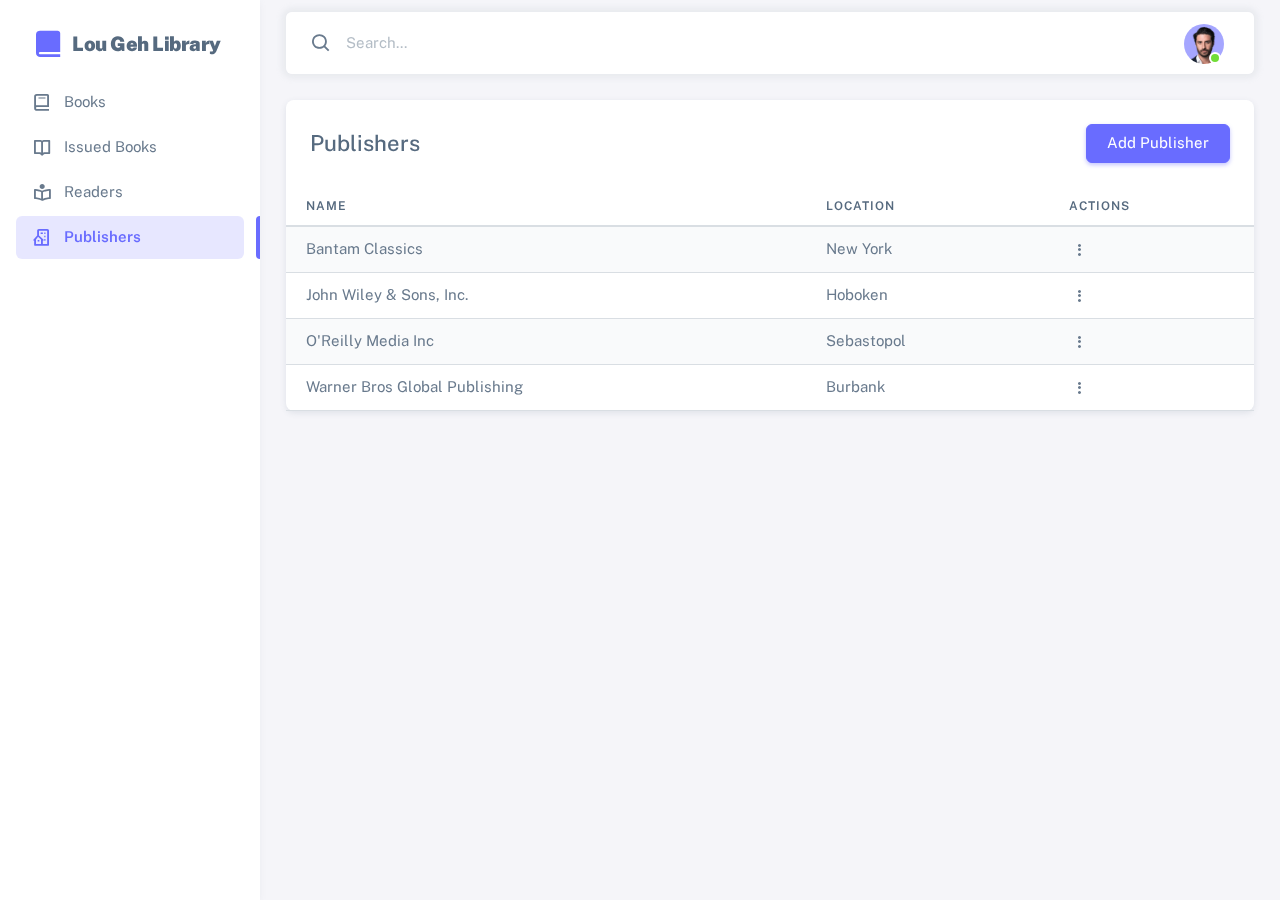
<file: librarian/publishers.html>
<!DOCTYPE html>

<html lang="en" class="light-style layout-menu-fixed" dir="ltr" data-theme="theme-default" data-assets-path="../assets/"
    data-template="vertical-menu-template-free">

<head>
    <meta charset="utf-8" />
    <meta name="viewport"
        content="width=device-width, initial-scale=1.0, user-scalable=no, minimum-scale=1.0, maximum-scale=1.0" />

    <title>Lou Geh Library System</title>

    <meta name="description" content="" />

    <!-- Favicon -->
    <link rel="icon" type="image/x-icon" href="../assets/img/favicon/favicon.ico" />

    <!-- Fonts -->
    <link rel="preconnect" href="https://fonts.googleapis.com" />
    <link rel="preconnect" href="https://fonts.gstatic.com" crossorigin />
    <link
        href="https://fonts.googleapis.com/css2?family=Public+Sans:ital,wght@0,300;0,400;0,500;0,600;0,700;1,300;1,400;1,500;1,600;1,700&display=swap"
        rel="stylesheet" />

    <link rel="stylesheet" href="../assets/vendor/fonts/boxicons.css" />

    <!-- Core CSS -->
    <link rel="stylesheet" href="../assets/vendor/css/core.css" class="template-customizer-core-css" />
    <link rel="stylesheet" href="../assets/vendor/css/theme-default.css" class="template-customizer-theme-css" />
    <link rel="stylesheet" href="../assets/css/custom.css" />

    <!-- Vendors CSS -->
    <link rel="stylesheet" href="../assets/vendor/libs/perfect-scrollbar/perfect-scrollbar.css" />

    <!-- Helpers -->
    <script src="../assets/vendor/js/helpers.js"></script>
</head>

<body>
    <!-- Layout wrapper -->
    <div class="layout-wrapper layout-content-navbar">
        <div class="layout-container">
            <!-- Menu -->

            <aside id="layout-menu" class="layout-menu menu-vertical menu bg-menu-theme">
                <div class="app-brand demo">
                    <a href="index.html" class="app-brand-link">
                        <span class="app-brand-logo demo">
                            <i class='bx bxs-book-alt fs-2'></i>
                        </span>
                        <span class="app-brand-text demo menu-text fw-bolder ms-2">Lou Geh Library</span>
                    </a>

                    <a href="javascript:void(0);"
                        class="layout-menu-toggle menu-link text-large ms-auto d-block d-xl-none">
                        <i class="bx bx-chevron-left bx-sm align-middle"></i>
                    </a>
                </div>

                <div class="menu-inner-shadow"></div>

                <ul class="menu-inner py-1">
                    <li class="menu-item">
                        <a href="index.html" class="menu-link">
                            <i class="menu-icon tf-icons bx bx-book"></i>
                            <div>Books</div>
                        </a>
                    </li>
                    <li class="menu-item">
                        <a href="issued-books.html" class="menu-link">
                            <i class="menu-icon tf-icons bx bx-book-open"></i>
                            <div>Issued Books</div>
                        </a>
                    </li>
                    <li class="menu-item">
                        <a href="readers.html" class="menu-link">
                            <i class="menu-icon tf-icons bx bx-book-reader"></i>
                            <div>Readers</div>
                        </a>
                    </li>
                    <li class="menu-item active">
                        <a href="publishers.html" class="menu-link">
                            <i class="menu-icon tf-icons bx bx-building-house"></i>
                            <div>Publishers</div>
                        </a>
                    </li>
                </ul>
            </aside>
            <!-- / Menu -->

            <!-- Layout container -->
            <div class="layout-page">
                <!-- Navbar -->

                <nav class="layout-navbar container-xxl navbar navbar-expand-xl navbar-detached align-items-center bg-navbar-theme"
                    id="layout-navbar">
                    <div class="layout-menu-toggle navbar-nav align-items-xl-center me-3 me-xl-0 d-xl-none">
                        <a class="nav-item nav-link px-0 me-xl-4" href="javascript:void(0)">
                            <i class="bx bx-menu bx-sm"></i>
                        </a>
                    </div>

                    <div class="navbar-nav-right d-flex align-items-center" id="navbar-collapse">
                        <!-- Search -->
                        <div class="navbar-nav align-items-center">
                            <div class="nav-item d-flex align-items-center">
                                <i class="bx bx-search fs-4 lh-0"></i>
                                <input type="text" class="form-control border-0 shadow-none" placeholder="Search..."
                                    aria-label="Search..." />
                            </div>
                        </div>
                        <!-- /Search -->

                        <ul class="navbar-nav flex-row align-items-center ms-auto">

                            <!-- Reader -->
                            <li class="nav-item navbar-dropdown dropdown-user dropdown">
                                <a class="nav-link dropdown-toggle hide-arrow" href="javascript:void(0);"
                                    data-bs-toggle="dropdown">
                                    <div class="avatar avatar-online">
                                        <img src="../assets/img/avatars/1.png" alt
                                            class="w-px-40 h-auto rounded-circle" />
                                    </div>
                                </a>
                                <ul class="dropdown-menu dropdown-menu-end">
                                    <li>
                                        <a class="dropdown-item" href="#">
                                            <div class="d-flex">
                                                <div class="flex-shrink-0 me-3">
                                                    <div class="avatar avatar-online">
                                                        <img src="../assets/img/avatars/1.png" alt
                                                            class="w-px-40 h-auto rounded-circle" />
                                                    </div>
                                                </div>
                                                <div class="flex-grow-1">
                                                    <span class="fw-semibold d-block">John Doe</span>
                                                    <small class="text-muted">Librarian</small>
                                                </div>
                                            </div>
                                        </a>
                                    </li>
                                    <li>
                                        <div class="dropdown-divider"></div>
                                    </li>
                            </li>
                            <li>
                                <a class="dropdown-item" href="../">
                                    <i class="bx bx-power-off me-2"></i>
                                    <span class="align-middle">Log Out</span>
                                </a>
                            </li>
                        </ul>
                        </li>
                        <!--/ Reader -->
                        </ul>
                    </div>
                </nav>

                <!-- / Navbar -->

                <!-- Content wrapper -->
                <div class="content-wrapper">
                    <!-- Content -->

                    <div class="container-xxl flex-grow-1 container-p-y">

                        <!-- Responsive Table -->
                        <div class="card">
                            <div class="card-header d-flex align-items-center">
                                <h4 class="mb-0">
                                    Publishers
                                </h4>
                                <button class="btn btn-primary ms-auto" type="button" class="btn btn-primary"
                                    data-bs-toggle="modal" data-bs-target="#add-publisher-modal">Add Publisher</button>
                            </div>
                            <div class="text-nowrap">
                                <table class="table table-striped table-hover">
                                    <thead>
                                        <tr class="text-nowrap">
                                            <th>Name</th>
                                            <th>Location</th>
                                            <th>Actions</th>
                                        </tr>
                                    </thead>
                                    <tbody>
                                        <tr>
                                            <td>Bantam Classics</td>
                                            <td>New York</td>
                                            <td>
                                                <div class="dropdown">
                                                    <button type="button" class="btn p-0 dropdown-toggle hide-arrow"
                                                        data-bs-toggle="dropdown">
                                                        <i class="bx bx-dots-vertical-rounded"></i>
                                                    </button>
                                                    <div class="dropdown-menu">
                                                        <a class="dropdown-item" href="javascript:void(0);"><i
                                                                class="bx bx-edit-alt me-1"></i>
                                                            Update</a>
                                                        <a class="dropdown-item" href="javascript:void(0);"><i
                                                                class="bx bx-trash me-1"></i>
                                                            Remove</a>
                                                    </div>
                                                </div>
                                            </td>
                                        </tr>
                                        <tr>
                                            <td>John Wiley & Sons, Inc.</td>
                                            <td>Hoboken</td>
                                            <td>
                                                <div class="dropdown">
                                                    <button type="button" class="btn p-0 dropdown-toggle hide-arrow"
                                                        data-bs-toggle="dropdown">
                                                        <i class="bx bx-dots-vertical-rounded"></i>
                                                    </button>
                                                    <div class="dropdown-menu">
                                                        <a class="dropdown-item" href="javascript:void(0);"><i
                                                                class="bx bx-edit-alt me-1"></i>
                                                            Update</a>
                                                        <a class="dropdown-item" href="javascript:void(0);"><i
                                                                class="bx bx-trash me-1"></i>
                                                            Remove</a>
                                                    </div>
                                                </div>
                                            </td>
                                        </tr>
                                        <tr>
                                            <td>O'Reilly Media Inc</td>
                                            <td>Sebastopol</td>
                                            <td>
                                                <div class="dropdown">
                                                    <button type="button" class="btn p-0 dropdown-toggle hide-arrow"
                                                        data-bs-toggle="dropdown">
                                                        <i class="bx bx-dots-vertical-rounded"></i>
                                                    </button>
                                                    <div class="dropdown-menu">
                                                        <a class="dropdown-item" href="javascript:void(0);"><i
                                                                class="bx bx-edit-alt me-1"></i>
                                                            Update</a>
                                                        <a class="dropdown-item" href="javascript:void(0);"><i
                                                                class="bx bx-trash me-1"></i>
                                                            Remove</a>
                                                    </div>
                                                </div>
                                            </td>
                                        </tr>
                                        <tr>
                                            <td>Warner Bros Global Publishing</td>
                                            <td>Burbank</td>
                                            <td>
                                                <div class="dropdown">
                                                    <button type="button" class="btn p-0 dropdown-toggle hide-arrow"
                                                        data-bs-toggle="dropdown">
                                                        <i class="bx bx-dots-vertical-rounded"></i>
                                                    </button>
                                                    <div class="dropdown-menu">
                                                        <a class="dropdown-item" href="javascript:void(0);"><i
                                                                class="bx bx-edit-alt me-1"></i>
                                                            Update</a>
                                                        <a class="dropdown-item" href="javascript:void(0);"><i
                                                                class="bx bx-trash me-1"></i>
                                                            Remove</a>
                                                    </div>
                                                </div>
                                            </td>
                                        </tr>

                                    </tbody>
                                </table>
                            </div>
                        </div>
                    </div>
                    <!-- / Content -->


                    <div class="content-backdrop fade"></div>
                </div>
                <!-- Content wrapper -->
            </div>

            <!-- Modal -->
            <div class="modal fade" id="add-publisher-modal" tabindex="-1" aria-hidden="true">
                <div class="modal-dialog modal-dialog-centered modal-md" role="document">
                    <div class="modal-content">
                        <div class="modal-header">
                            <h5 class="modal-title">Add Publisher</h5>
                            <button type="button" class="btn-close" data-bs-dismiss="modal" aria-label="Close"></button>
                        </div>
                        <div class="modal-body">
                            <div class="mb-2">
                                <label for="publisher-name" class="form-label">Name</label>
                                <input type="text" id="publisher-name" class="form-control" />
                            </div>
                            <div class="mb-2">
                                <label for="publisher-location" class="form-label">Location</label>
                                <input type="text" id="publisher-location" class="form-control" />
                            </div>
                        </div>
                        <div class="modal-footer">
                            <button type="button" class="btn btn-outline-secondary" data-bs-dismiss="modal">
                                Close
                            </button>
                            <button type="button" class="btn btn-primary">Add</button>
                        </div>
                    </div>
                </div>
            </div>
            <!-- / Modal -->

            <!-- / Layout page -->
        </div>

        <!-- Overlay -->
        <div class="layout-overlay layout-menu-toggle"></div>
    </div>
    <!-- / Layout wrapper -->

    <script src="../assets/vendor/libs/jquery/jquery.js"></script>
    <script src="../assets/vendor/libs/popper/popper.js"></script>
    <script src="../assets/vendor/js/bootstrap.js"></script>
    <script src="../assets/vendor/libs/perfect-scrollbar/perfect-scrollbar.js"></script>
    <script src="../assets/vendor/js/menu.js"></script>

    <!-- Main JS -->
    <script src="../assets/js/main.js"></script>
</body>

</html>
</file>
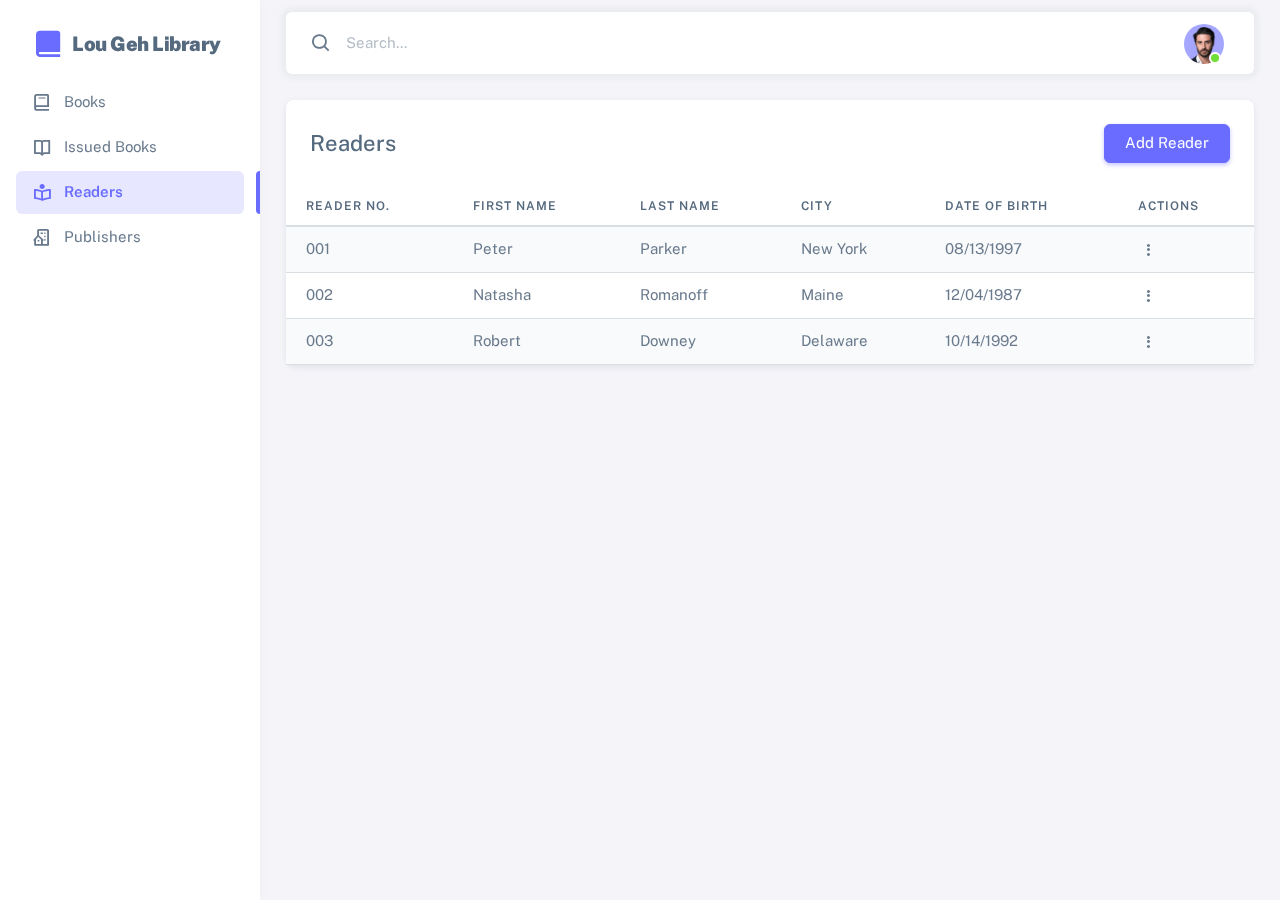
<file: librarian/readers.html>
<!DOCTYPE html>

<html lang="en" class="light-style layout-menu-fixed" dir="ltr" data-theme="theme-default" data-assets-path="../assets/"
    data-template="vertical-menu-template-free">

<head>
    <meta charset="utf-8" />
    <meta name="viewport"
        content="width=device-width, initial-scale=1.0, user-scalable=no, minimum-scale=1.0, maximum-scale=1.0" />

    <title>Lou Geh Library System</title>

    <meta name="description" content="" />

    <!-- Favicon -->
    <link rel="icon" type="image/x-icon" href="../assets/img/favicon/favicon.ico" />

    <!-- Fonts -->
    <link rel="preconnect" href="https://fonts.googleapis.com" />
    <link rel="preconnect" href="https://fonts.gstatic.com" crossorigin />
    <link
        href="https://fonts.googleapis.com/css2?family=Public+Sans:ital,wght@0,300;0,400;0,500;0,600;0,700;1,300;1,400;1,500;1,600;1,700&display=swap"
        rel="stylesheet" />

    <link rel="stylesheet" href="../assets/vendor/fonts/boxicons.css" />

    <!-- Core CSS -->
    <link rel="stylesheet" href="../assets/vendor/css/core.css" class="template-customizer-core-css" />
    <link rel="stylesheet" href="../assets/vendor/css/theme-default.css" class="template-customizer-theme-css" />
    <link rel="stylesheet" href="../assets/css/custom.css" />

    <!-- Vendors CSS -->
    <link rel="stylesheet" href="../assets/vendor/libs/perfect-scrollbar/perfect-scrollbar.css" />

    <script src="../assets/vendor/js/helpers.js"></script>
</head>

<body>
    <!-- Layout wrapper -->
    <div class="layout-wrapper layout-content-navbar">
        <div class="layout-container">
            <!-- Menu -->

            <aside id="layout-menu" class="layout-menu menu-vertical menu bg-menu-theme">
                <div class="app-brand demo">
                    <a href="index.html" class="app-brand-link">
                        <span class="app-brand-logo demo">
                            <i class='bx bxs-book-alt fs-2'></i>
                        </span>
                        <span class="app-brand-text demo menu-text fw-bolder ms-2">Lou Geh Library</span>
                    </a>

                    <a href="javascript:void(0);"
                        class="layout-menu-toggle menu-link text-large ms-auto d-block d-xl-none">
                        <i class="bx bx-chevron-left bx-sm align-middle"></i>
                    </a>
                </div>

                <div class="menu-inner-shadow"></div>

                <ul class="menu-inner py-1">
                    <li class="menu-item">
                        <a href="index.html" class="menu-link">
                            <i class="menu-icon tf-icons bx bx-book"></i>
                            <div>Books</div>
                        </a>
                    </li>
                    <li class="menu-item">
                        <a href="issued-books.html" class="menu-link">
                            <i class="menu-icon tf-icons bx bx-book-open"></i>
                            <div>Issued Books</div>
                        </a>
                    </li>
                    <li class="menu-item active">
                        <a href="readers.html" class="menu-link">
                            <i class="menu-icon tf-icons bx bx-book-reader"></i>
                            <div>Readers</div>
                        </a>
                    </li>
                    <li class="menu-item">
                        <a href="publishers.html" class="menu-link">
                            <i class="menu-icon tf-icons bx bx-building-house"></i>
                            <div>Publishers</div>
                        </a>
                    </li>
                </ul>
            </aside>
            <!-- / Menu -->

            <!-- Layout container -->
            <div class="layout-page">
                <!-- Navbar -->

                <nav class="layout-navbar container-xxl navbar navbar-expand-xl navbar-detached align-items-center bg-navbar-theme"
                    id="layout-navbar">
                    <div class="layout-menu-toggle navbar-nav align-items-xl-center me-3 me-xl-0 d-xl-none">
                        <a class="nav-item nav-link px-0 me-xl-4" href="javascript:void(0)">
                            <i class="bx bx-menu bx-sm"></i>
                        </a>
                    </div>

                    <div class="navbar-nav-right d-flex align-items-center" id="navbar-collapse">
                        <!-- Search -->
                        <div class="navbar-nav align-items-center">
                            <div class="nav-item d-flex align-items-center">
                                <i class="bx bx-search fs-4 lh-0"></i>
                                <input type="text" class="form-control border-0 shadow-none" placeholder="Search..."
                                    aria-label="Search..." />
                            </div>
                        </div>
                        <!-- /Search -->

                        <ul class="navbar-nav flex-row align-items-center ms-auto">

                            <!-- Reader -->
                            <li class="nav-item navbar-dropdown dropdown-user dropdown">
                                <a class="nav-link dropdown-toggle hide-arrow" href="javascript:void(0);"
                                    data-bs-toggle="dropdown">
                                    <div class="avatar avatar-online">
                                        <img src="../assets/img/avatars/1.png" alt
                                            class="w-px-40 h-auto rounded-circle" />
                                    </div>
                                </a>
                                <ul class="dropdown-menu dropdown-menu-end">
                                    <li>
                                        <a class="dropdown-item" href="#">
                                            <div class="d-flex">
                                                <div class="flex-shrink-0 me-3">
                                                    <div class="avatar avatar-online">
                                                        <img src="../assets/img/avatars/1.png" alt
                                                            class="w-px-40 h-auto rounded-circle" />
                                                    </div>
                                                </div>
                                                <div class="flex-grow-1">
                                                    <span class="fw-semibold d-block">John Doe</span>
                                                    <small class="text-muted">Librarian</small>
                                                </div>
                                            </div>
                                        </a>
                                    </li>
                                    <li>
                                        <div class="dropdown-divider"></div>
                                    </li>
                            </li>
                            <li>
                                <a class="dropdown-item" href="../">
                                    <i class="bx bx-power-off me-2"></i>
                                    <span class="align-middle">Log Out</span>
                                </a>
                            </li>
                        </ul>
                        </li>
                        <!--/ Reader -->
                        </ul>
                    </div>
                </nav>

                <!-- / Navbar -->

                <!-- Content wrapper -->
                <div class="content-wrapper">
                    <!-- Content -->

                    <div class="container-xxl flex-grow-1 container-p-y">

                        <!-- Responsive Table -->
                        <div class="card">
                            <div class="card-header d-flex align-items-center">
                                <h4 class="mb-0">
                                    Readers
                                </h4>
                                <button class="btn btn-primary ms-auto" type="button" class="btn btn-primary"
                                    data-bs-toggle="modal" data-bs-target="#add-user-modal">Add Reader</button>
                            </div>
                            <div class="table-responsive text-nowrap">
                                <table class="table table-striped table-hover">
                                    <thead>
                                        <tr class="text-nowrap">
                                            <th>Reader No.</th>
                                            <th>First Name</th>
                                            <th>Last Name</th>
                                            <th>City</th>
                                            <th>Date of Birth</th>
                                            <th>Actions</th>
                                        </tr>
                                    </thead>
                                    <tbody>
                                        <tr>
                                            <td>001</td>
                                            <td>Peter</td>
                                            <td>Parker</td>
                                            <td>New York</td>
                                            <td>08/13/1997</td>
                                            <td>
                                                <div class="dropdown">
                                                    <button type="button" class="btn p-0 dropdown-toggle hide-arrow"
                                                        data-bs-toggle="dropdown">
                                                        <i class="bx bx-dots-vertical-rounded"></i>
                                                    </button>
                                                    <div class="dropdown-menu">
                                                        <a class="dropdown-item" href="javascript:void(0);"><i
                                                                class="bx bx-edit-alt me-1"></i>
                                                            Update</a>
                                                        <a class="dropdown-item" href="javascript:void(0);"><i
                                                                class="bx bx-trash me-1"></i>
                                                            Remove</a>
                                                    </div>
                                                </div>
                                            </td>
                                        </tr>
                                        <tr>
                                            <td>002</td>
                                            <td>Natasha</td>
                                            <td>Romanoff</td>
                                            <td>Maine</td>
                                            <td>12/04/1987</td>
                                            <td>
                                                <div class="dropdown">
                                                    <button type="button" class="btn p-0 dropdown-toggle hide-arrow"
                                                        data-bs-toggle="dropdown">
                                                        <i class="bx bx-dots-vertical-rounded"></i>
                                                    </button>
                                                    <div class="dropdown-menu">
                                                        <a class="dropdown-item" href="javascript:void(0);"><i
                                                                class="bx bx-edit-alt me-1"></i>
                                                            Update</a>
                                                        <a class="dropdown-item" href="javascript:void(0);"><i
                                                                class="bx bx-trash me-1"></i>
                                                            Remove</a>
                                                    </div>
                                                </div>
                                            </td>
                                        </tr>
                                        <tr>
                                            <td>003</td>
                                            <td>Robert</td>
                                            <td>Downey</td>
                                            <td>Delaware</td>
                                            <td>10/14/1992</td>
                                            <td>
                                                <div class="dropdown">
                                                    <button type="button" class="btn p-0 dropdown-toggle hide-arrow"
                                                        data-bs-toggle="dropdown">
                                                        <i class="bx bx-dots-vertical-rounded"></i>
                                                    </button>
                                                    <div class="dropdown-menu">
                                                        <a class="dropdown-item" href="javascript:void(0);"><i
                                                                class="bx bx-edit-alt me-1"></i>
                                                            Update</a>
                                                        <a class="dropdown-item" href="javascript:void(0);"><i
                                                                class="bx bx-trash me-1"></i>
                                                            Remove</a>
                                                    </div>
                                                </div>
                                            </td>
                                        </tr>

                                    </tbody>
                                </table>
                            </div>
                        </div>
                    </div>
                    <!-- / Content -->


                    <div class="content-backdrop fade"></div>
                </div>
                <!-- Content wrapper -->
            </div>


            <!-- Modal-->
            <div class="modal fade" id="add-user-modal" aria-labelledby="modalToggleLabel" tabindex="-1"
                style="display: none" aria-hidden="true">
                <div class="modal-lg modal-dialog modal-dialog-centered">
                    <div class="modal-content">
                        <div class="modal-header">
                            <h5 class="modal-title" id="modalToggleLabel">Add Reader</h5>
                            <button type="button" class="btn-close" data-bs-dismiss="modal" aria-label="Close"></button>
                        </div>
                        <div class="modal-body">
                            <div class="row g-2 mb-2">
                                <div class="col-md mb-0">
                                    <label for="reader-no" class="form-label">Reader No.</label>
                                    <input disabled type="text" id="reader-no" class="form-control" value="004" />
                                </div>
                                <div class="col-md mb-0">
                                    <label for="first-name" class="form-label">First Name</label>
                                    <input type="text" id="first-name" class="form-control" />
                                </div>
                                <div class="col-md mb-0">
                                    <label for="last-name" class="form-label">Last Name</label>
                                    <input type="text" id="last-name" class="form-control" />
                                </div>
                            </div>
                            <div class="row g-2 mb-2">
                                <div class="col-md-6 mb-0">
                                    <label for="dob" class="form-label">Date of Birth</label>
                                    <input type="date" id="dob" class="form-control" />
                                </div>
                                <div class="col-md-6 mb-0">
                                    <label for="user-city" class="form-label">City</label>
                                    <input type="text" id="user-city" class="form-control" />
                                </div>
                            </div>
                        </div>
                        <div class="modal-footer">
                            <button class="btn btn-primary" data-bs-target="#add-user-modal-2" data-bs-toggle="modal"
                                data-bs-dismiss="modal">
                                Add
                            </button>
                        </div>
                    </div>
                </div>
            </div>
            <!-- Modal 2-->
            <div class="modal fade" id="add-user-modal-2" aria-hidden="true" aria-labelledby="modalToggleLabel2"
                tabindex="-1">
                <div class="modal-dialog modal-dialog-centered">
                    <div class="modal-content">
                        <div class="modal-header pb-0">
                            <h5 class="modal-title" id="modalToggleLabel2">Reader Details</h5>
                            <button type="button" class="btn-close" data-bs-dismiss="modal" aria-label="Close"></button>
                        </div>
                        <div class="modal-body pt-0">
                            <div class="demo-inline-spacing">
                                <div class="list-group list-group-flush">
                                    <div class="list-group-item list-group-item-action">
                                        <span class="fw-bold">Name:</span> Robert Downey Jr.
                                    </div>
                                    <div class="list-group-item list-group-item-action">
                                        <span class="fw-bold">Date of Birth:</span> 08/15/1997
                                    </div>
                                    <div class="list-group-item list-group-item-action">
                                        <span class="fw-bold">City:</span> West Virginia
                                    </div>
                                    <div class="list-group-item list-group-item-action">
                                        <span class="fw-bold">Username:</span> robertdowney
                                    </div>
                                    <div class="list-group-item list-group-item-action">
                                        <span class="fw-bold">Password:</span> 7BpN&gkL
                                    </div>
                                </div>
                            </div>
                        </div>
                    </div>
                </div>
            </div>
            <!-- / Modal -->

            <!-- / Layout page -->
        </div>

        <!-- Overlay -->
        <div class="layout-overlay layout-menu-toggle"></div>
    </div>
    <!-- / Layout wrapper -->

    <script src="../assets/vendor/libs/jquery/jquery.js"></script>
    <script src="../assets/vendor/libs/popper/popper.js"></script>
    <script src="../assets/vendor/js/bootstrap.js"></script>
    <script src="../assets/vendor/libs/perfect-scrollbar/perfect-scrollbar.js"></script>
    <script src="../assets/vendor/js/menu.js"></script>

    <!-- Main JS -->
    <script src="../assets/js/main.js"></script>

</body>

</html>
</file>
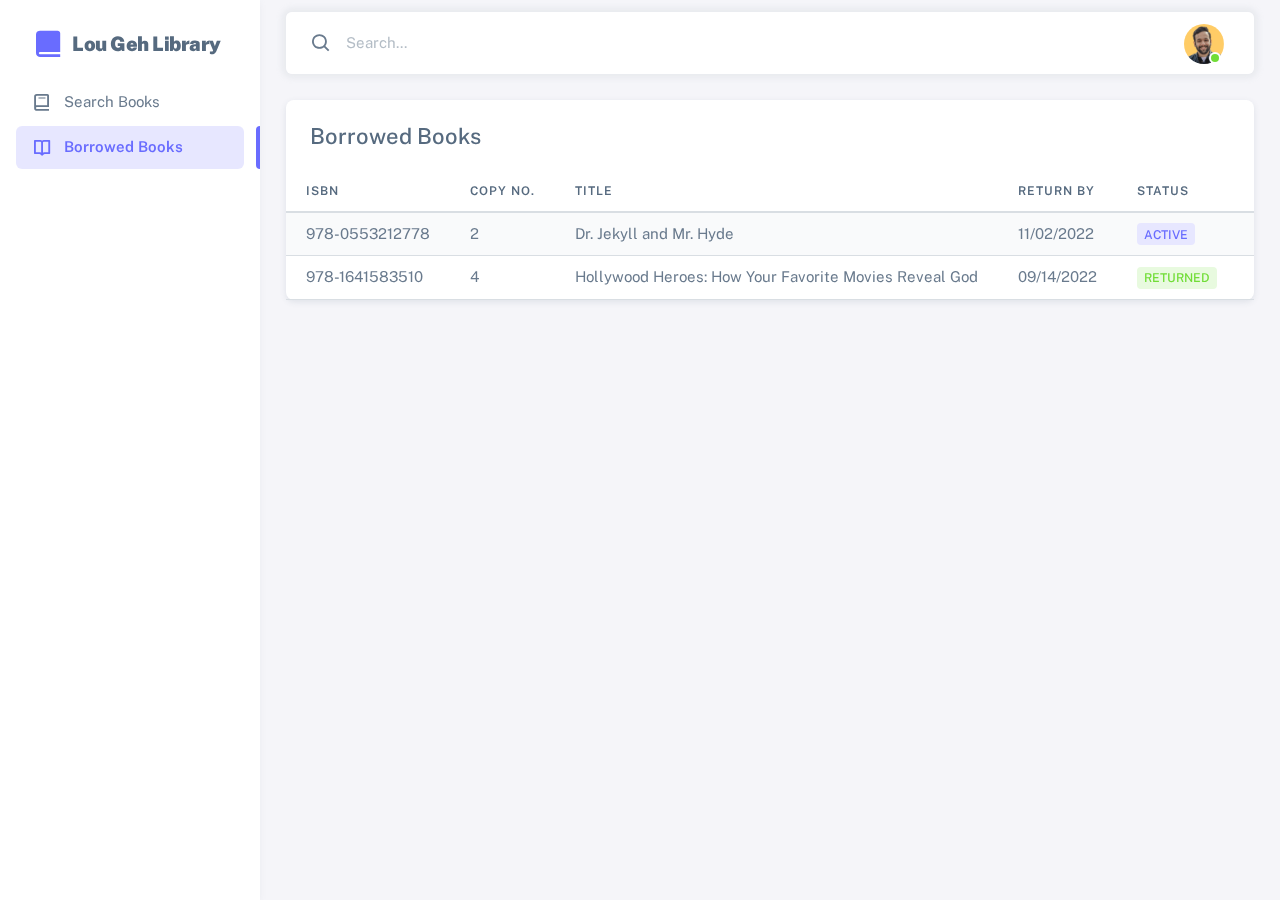
<file: reader/borrowed-books.html>
<!DOCTYPE html>

<html lang="en" class="light-style layout-menu-fixed" dir="ltr" data-theme="theme-default" data-assets-path="../assets/"
  data-template="vertical-menu-template-free">

<head>
  <meta charset="utf-8" />
  <meta name="viewport"
    content="width=device-width, initial-scale=1.0, user-scalable=no, minimum-scale=1.0, maximum-scale=1.0" />

  <title>Lou Geh Library System</title>

  <meta name="description" content="" />

  <!-- Favicon -->
  <link rel="icon" type="image/x-icon" href="../assets/img/favicon/favicon.ico" />

  <!-- Fonts -->
  <link rel="preconnect" href="https://fonts.googleapis.com" />
  <link rel="preconnect" href="https://fonts.gstatic.com" crossorigin />
  <link
    href="https://fonts.googleapis.com/css2?family=Public+Sans:ital,wght@0,300;0,400;0,500;0,600;0,700;1,300;1,400;1,500;1,600;1,700&display=swap"
    rel="stylesheet" />

  <link rel="stylesheet" href="../assets/vendor/fonts/boxicons.css" />

  <!-- Core CSS -->
  <link rel="stylesheet" href="../assets/vendor/css/core.css" class="template-customizer-core-css" />
  <link rel="stylesheet" href="../assets/vendor/css/theme-default.css" class="template-customizer-theme-css" />
  <link rel="stylesheet" href="../assets/css/custom.css" />

  <!-- Vendors CSS -->
  <link rel="stylesheet" href="../assets/vendor/libs/perfect-scrollbar/perfect-scrollbar.css" />

  <!-- Helpers -->
  <script src="../assets/vendor/js/helpers.js"></script>

</head>

<body>
  <!-- Layout wrapper -->
  <div class="layout-wrapper layout-content-navbar">
    <div class="layout-container">
      <!-- Menu -->

      <aside id="layout-menu" class="layout-menu menu-vertical menu bg-menu-theme">
        <div class="app-brand demo">
          <a href="index.html" class="app-brand-link">
            <span class="app-brand-logo demo">
              <i class='bx bxs-book-alt fs-2'></i>
            </span>
            <span class="app-brand-text demo menu-text fw-bolder ms-2">Lou Geh Library</span>
          </a>

          <a href="javascript:void(0);" class="layout-menu-toggle menu-link text-large ms-auto d-block d-xl-none">
            <i class="bx bx-chevron-left bx-sm align-middle"></i>
          </a>
        </div>

        <div class="menu-inner-shadow"></div>

        <ul class="menu-inner py-1">
          <!-- Dashboard -->
          <li class="menu-item">
            <a href="index.html" class="menu-link">
              <i class="menu-icon tf-icons bx bx-book"></i>
              <div>Search Books</div>
            </a>
          </li>
          <li class="menu-item active">
            <a href="borrowed-books.html" class="menu-link">
              <i class="menu-icon tf-icons bx bx-book-open"></i>
              <div>Borrowed Books</div>
            </a>
        </ul>
      </aside>
      <!-- / Menu -->

      <!-- Layout container -->
      <div class="layout-page">
        <!-- Navbar -->

        <nav
          class="layout-navbar container-xxl navbar navbar-expand-xl navbar-detached align-items-center bg-navbar-theme"
          id="layout-navbar">
          <div class="layout-menu-toggle navbar-nav align-items-xl-center me-3 me-xl-0 d-xl-none">
            <a class="nav-item nav-link px-0 me-xl-4" href="javascript:void(0)">
              <i class="bx bx-menu bx-sm"></i>
            </a>
          </div>

          <div class="navbar-nav-right d-flex align-items-center" id="navbar-collapse">
            <!-- Search -->
            <div class="navbar-nav align-items-center">
              <div class="nav-item d-flex align-items-center">
                <i class="bx bx-search fs-4 lh-0"></i>
                <input type="text" class="form-control border-0 shadow-none" placeholder="Search..."
                  aria-label="Search..." />
              </div>
            </div>
            <!-- /Search -->

            <ul class="navbar-nav flex-row align-items-center ms-auto">

              <!-- Reader -->
              <li class="nav-item navbar-dropdown dropdown-user dropdown">
                <a class="nav-link dropdown-toggle hide-arrow" href="javascript:void(0);" data-bs-toggle="dropdown">
                  <div class="avatar avatar-online">
                    <img src="../assets/img/avatars/7.png" alt class="w-px-40 h-auto rounded-circle" />
                  </div>
                </a>
                <ul class="dropdown-menu dropdown-menu-end">
                  <li>
                    <a class="dropdown-item" href="#">
                      <div class="d-flex">
                        <div class="flex-shrink-0 me-3">
                          <div class="avatar avatar-online">
                            <img src="../assets/img/avatars/7.png" alt class="w-px-40 h-auto rounded-circle" />
                          </div>
                        </div>
                        <div class="flex-grow-1">
                          <span class="fw-semibold d-block">Robert Downey Jr.</span>
                          <small class="text-muted">Reader</small>
                        </div>
                      </div>
                    </a>
                  </li>
                  <li>
                    <div class="dropdown-divider"></div>
                  </li>
              </li>
              <li>
                <a class="dropdown-item" href="../">
                  <i class="bx bx-power-off me-2"></i>
                  <span class="align-middle">Log Out</span>
                </a>
              </li>
            </ul>
            </li>
            <!--/ Reader -->
            </ul>
          </div>
        </nav>

        <!-- / Navbar -->

        <!-- Content wrapper -->
        <div class="content-wrapper">
          <!-- Content -->

          <div class="container-xxl flex-grow-1 container-p-y">

            <!-- Responsive Table -->
            <div class="card">
              <h4 class="card-header d-flex">
                Borrowed Books
              </h4>
              <div class="table-responsive text-nowrap">
                <table class="table table-striped table-hover">
                  <thead>
                    <tr class="text-nowrap">
                      <th>ISBN</th>
                      <th>Copy No.</th>
                      <th>Title</th>
                      <th>Return By</th>
                      <th>Status</th>
                      <th>Date Returned</th>
                    </tr>
                  </thead>
                  <tbody>
                    <tr>
                      <td>978-0553212778</td>
                      <td>2</td>
                      <td>Dr. Jekyll and Mr. Hyde</td>
                      <td>11/02/2022</td>
                      <td>
                        <span class="badge bg-label-primary me-1">Active</span>
                      </td>
                      <td></td>
                    </tr>

                    <tr>
                      <td>978-1641583510</td>
                      <td>4</td>
                      <td>Hollywood Heroes: How Your Favorite Movies Reveal God</td>
                      <td>09/14/2022</td>
                      <td>
                        <span class="badge bg-label-success me-1">Returned</span>
                      </td>
                      <td>09/12/2022</td>
                    </tr>

                  </tbody>
                </table>
              </div>
            </div>
          </div>
          <!-- / Content -->


          <div class="content-backdrop fade"></div>
        </div>
        <!-- Content wrapper -->
      </div>
      <!-- / Layout page -->
    </div>

    <!-- Overlay -->
    <div class="layout-overlay layout-menu-toggle"></div>
  </div>
  <!-- / Layout wrapper -->

  <script src="../assets/vendor/libs/jquery/jquery.js"></script>
  <script src="../assets/vendor/libs/popper/popper.js"></script>
  <script src="../assets/vendor/js/bootstrap.js"></script>
  <script src="../assets/vendor/libs/perfect-scrollbar/perfect-scrollbar.js"></script>
  <script src="../assets/vendor/js/menu.js"></script>
  <!-- Main JS -->
  <script src="../assets/js/main.js"></script>

</body>

</html>
</file>
